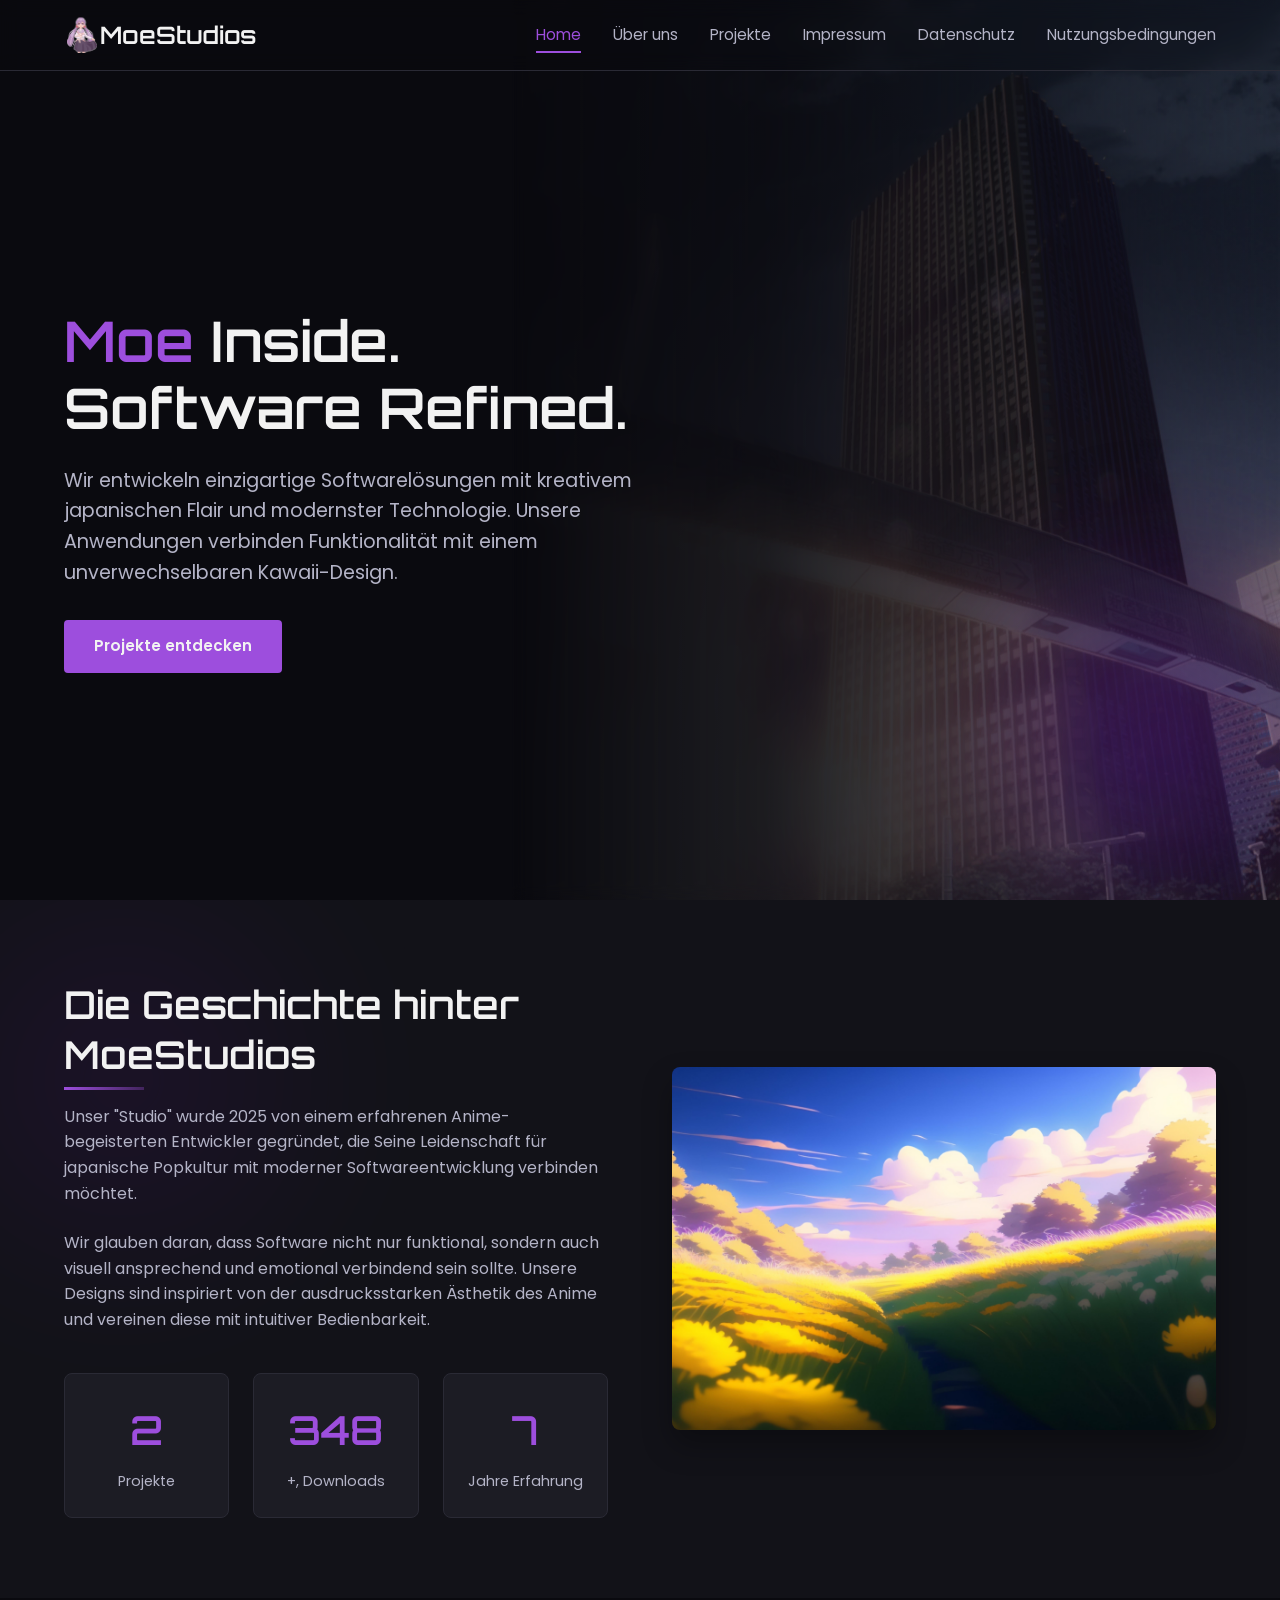
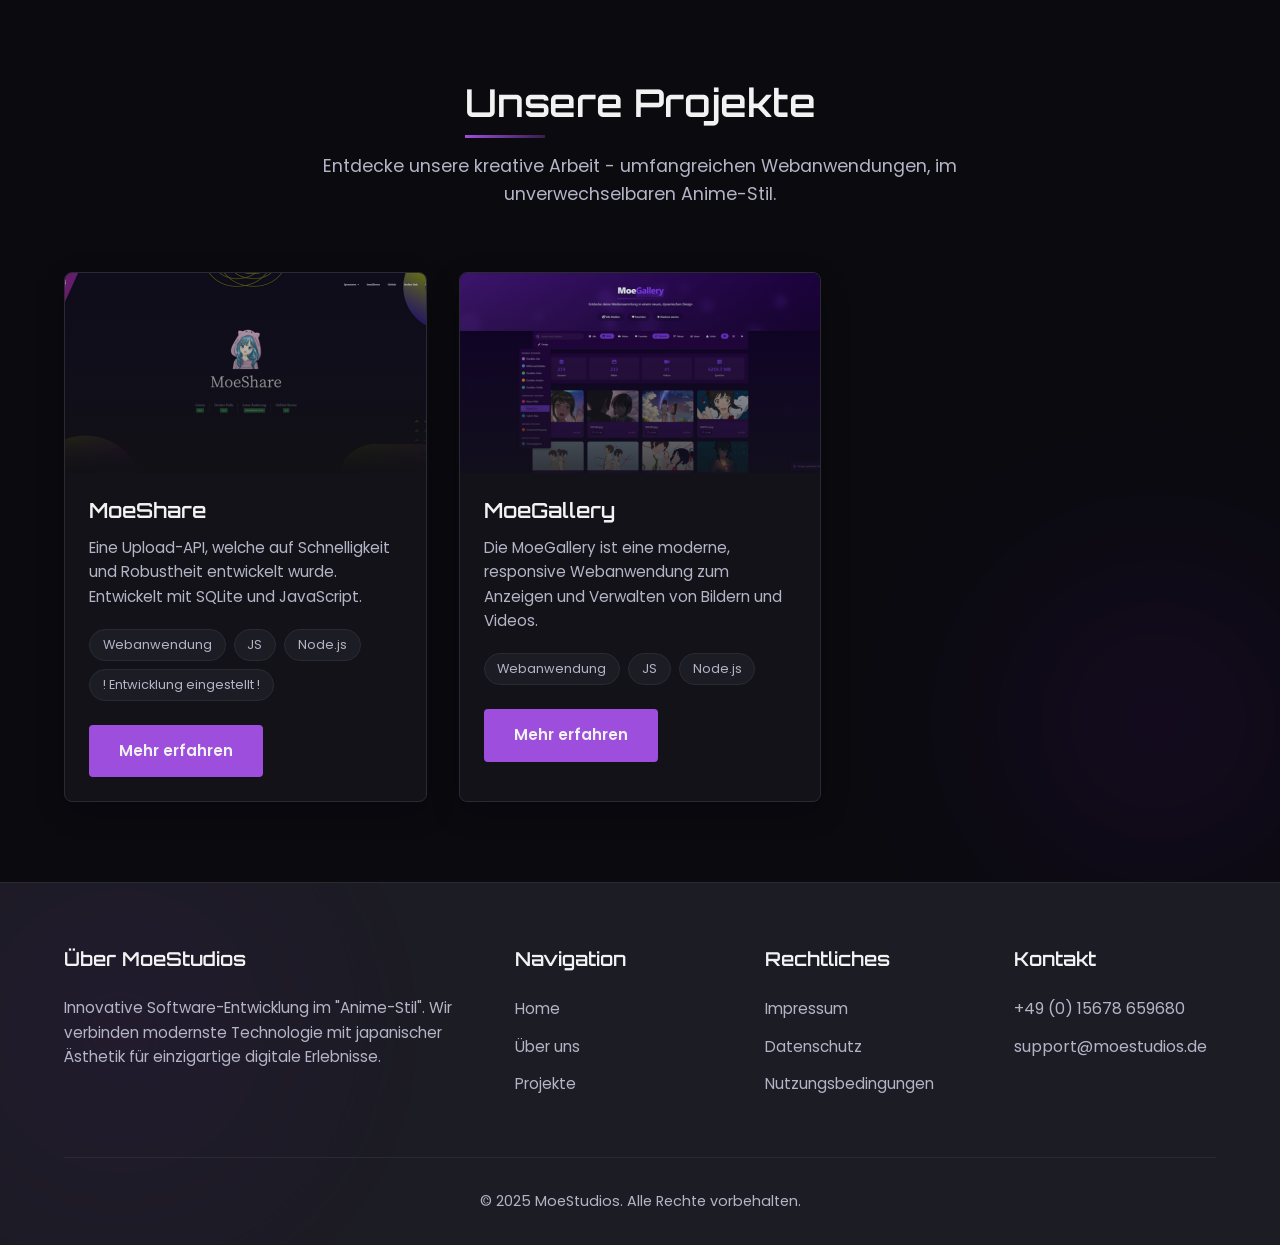
<file: index.html>
<!DOCTYPE html>
<html lang="de">

<head>
    <meta charset="UTF-8">
    <meta name="viewport" content="width=device-width, initial-scale=1.0">
    <meta name="description"
        content='MoeStudios - Innovative Software-Entwicklung im "Anime-Stil". Wir verbinden modernste Technologie mit japanischer Ästhetik für einzigartige digitale Erlebnisse.'>
    <meta name="keywords" content="Anime Software, Softwareentwicklung, Web Development, Anime Style">
    <meta name="author" content="MoeStudios">
    <meta name="robots" content="index, follow">
    <!-- Open Graph / Social Media -->
    <meta property="og:type" content="website">
    <meta property="og:url" content="https://moestudios.de">
    <meta property="og:title" content="MoeStudios - Sweet Design. Strong Tech.">
    <meta property="og:description"
        content='MoeStudios - Innovative Software-Entwicklung im "Anime-Stil". Wir verbinden modernste Technologie mit japanischer Ästhetik für einzigartige digitale Erlebnisse.'>
    <meta property="og:image" content="https://moestudios.de/assets/images/og-image.png">
    <!-- Twitter -->
    <meta property="twitter:card" content="summary_large_image">
    <meta property="twitter:url" content="https://moestudios.de">
    <meta property="twitter:title" content="MoeStudios - Sweet Design. Strong Tech.">
    <meta property="twitter:description"
        content='MoeStudios - Innovative Software-Entwicklung im "Anime-Stil". Wir verbinden modernste Technologie mit japanischer Ästhetik für einzigartige digitale Erlebnisse.'>
    <meta property="twitter:image" content="https://moestudios.de/assets/images/og-image.png">
    <!-- Favicon -->
    <link rel="icon" type="image/png" href="/assets/images/favicon/favicon-96x96.png" sizes="96x96" />
    <link rel="icon" type="image/svg+xml" href="/assets/images/favicon/favicon.svg" />
    <link rel="shortcut icon" href="/assets/images/favicon/favicon.ico" />
    <link rel="apple-touch-icon" sizes="180x180" href="/assets/images/favicon/apple-touch-icon.png" />
    <meta name="apple-mobile-web-app-title" content="MoeStudios" />
    <link rel="manifest" href="/assets/images/favicon/site.webmanifest" />
    <!-- Canonical URL -->
    <link rel="canonical" href="https://moestudios.de">
    <title>MoeStudios - Sweet Design. Strong Tech.</title>
    <link rel=stylesheet type="text/css" href="assets/fonts/style.css" media=all>
    <link rel=stylesheet type="text/css" href="assets/css/main.css" media=all>
    <!-- Structured Data / JSON-LD -->
    <script type="application/ld+json">
         {
           "@context": "https://schema.org",
           "@type": "Organization",
           "name": "MoeStudios",
           "url": "https://moestudios.de",
           "logo": "https://moestudios.de/images/logo.png",
           "contactPoint": {
             "@type": "ContactPoint",
             "telephone": "+49-15678659680",
             "contactType": "Kundenhotline",
             "availableLanguage": ["German", "English"]
           },
           "address": {
             "@type": "PostalAddress",
             "streetAddress": "Stuttgarter Str. 106",
             "addressLocality": "Fellbach",
             "postalCode": "70736",
             "addressCountry": "DE"
           }
         }
      </script>
</head>

<body>
    <div class="loader-wrapper">
        <div class="loader-container">
            <img src="assets/images/logo.svg" alt="Logo" class="loader-image">
            <p class="loader-text">Einen Moment bitte...</p>
        </div>
    </div>
    <div class="scroll-progress"></div>
    <!-- Header -->
    <header class="header">
        <div class="container">
            <nav class="navbar">
                <a href="index.html" class="logo">
                    <img src="assets/images/logo.svg" loading="lazy" width="36px"></img>
                    MoeStudios
                </a>
                <div class="menu-toggle">
                    <span></span>
                    <span></span>
                    <span></span>
                </div>
                <div class="nav-menu">
                    <ul class="nav-list">
                        <li class="nav-item">
                            <a href="index.html" class="nav-link active">Home</a>
                        </li>
                        <li class="nav-item">
                            <a href="about.html" class="nav-link">Über uns</a>
                        </li>
                        <li class="nav-item">
                            <a href="#projects" class="nav-link">Projekte</a>
                        </li>
                        <li class="nav-item">
                            <a href="impressum.html" class="nav-link">Impressum</a>
                        </li>
                        <li class="nav-item">
                            <a href="datenschutz.html" class="nav-link">Datenschutz</a>
                        </li>
                        <li class="nav-item">
                            <a href="tos.html" class="nav-link">Nutzungsbedingungen</a>
                        </li>
                    </ul>
                </div>
            </nav>
        </div>
    </header>
    <!-- Hero Section -->
    <section class="hero">
        <div class="hero-bg">
            <div class="hero-bg-image"></div>
            <div class="hero-bg-overlay"></div>
            <div class="hero-bg-blur"></div>
        </div>
        <div class="container">
            <div class="hero-content">
                <h1 class="hero-title"><span>Moe</span> Inside. Software Refined.</h1>
                <p class="hero-description">Wir entwickeln einzigartige Softwarelösungen mit kreativem japanischen Flair
                    und modernster Technologie. Unsere Anwendungen verbinden Funktionalität mit einem unverwechselbaren
                    Kawaii-Design.
                </p>
                <div class="hero-buttons">
                    <a href="#projects" class="btn btn-primary">Projekte entdecken</a>
                </div>
            </div>
        </div>
    </section>
    <!-- About Section -->
    <section id="about" class="section about">
        <div class="container">
            <div class="about-grid">
                <div class="about-content fade-in">
                    <h2 class="section-title">Die Geschichte hinter MoeStudios</h2>
                    <p>Unser "Studio" wurde 2025 von einem erfahrenen Anime-begeisterten Entwickler gegründet, die Seine
                        Leidenschaft für japanische Popkultur mit moderner Softwareentwicklung verbinden möchtet.
                    </p>
                    <p>Wir glauben daran, dass Software nicht nur funktional, sondern auch visuell ansprechend und
                        emotional verbindend sein sollte. Unsere Designs sind inspiriert von der ausdrucksstarken
                        Ästhetik des Anime und vereinen diese mit intuitiver Bedienbarkeit.
                    </p>
                    <div class="stats-grid">
                        <div class="stats-item">
                            <div class="stats-number" data-count="2">0</div>
                            <div class="stats-label">Projekte</div>
                        </div>
                        <div class="stats-item">
                            <div class="stats-number" data-count="800">0</div>
                            <div class="stats-label">+, Downloads</div>
                        </div>
                        <div class="stats-item">
                            <div class="stats-number" data-count="7">0</div>
                            <div class="stats-label">Jahre Erfahrung</div>
                        </div>
                    </div>
                </div>
                <div class="about-image fade-in">
                    <img src="assets/images/about.png" loading="lazy" alt="Anime-Landschaftsbild" />
                </div>
            </div>
        </div>
    </section>
    <!-- Featured Projects Section -->
    <section id="projects" class="section projects">
        <div class="container">
            <div class="section-header fade-in">
                <h2 class="section-title">Unsere Projekte</h2>
                <p class="section-description">Entdecke unsere kreative Arbeit - umfangreichen Webanwendungen, im
                    unverwechselbaren Anime-Stil.
                </p>
            </div>
            <div class="projects-grid">
                <div class="project-card">
                    <div class="project-image">
                        <img src="assets/images/projects/moeshare.png" loading="lazy" alt="MoeShare" />
                    </div>
                    <div class="project-content">
                        <h3 class="project-title">MoeShare</h3>
                        <p class="project-description">Eine Upload-API, welche auf Schnelligkeit und Robustheit
                            entwickelt wurde. Entwickelt mit SQLite und JavaScript.
                        </p>
                        <div class="project-tags">
                            <span class="project-tag">Webanwendung</span>
                            <span class="project-tag">JS</span>
                            <span class="project-tag">Node.js</span>
                            <span class="project-tag">! Entwicklung eingestellt !</span>
                        </div>
                        <a href="https://moeshare.eu" class="btn btn-primary">Mehr erfahren</a>
                    </div>
                </div>
                <div class="project-card">
                    <div class="project-image">
                        <img src="assets/images/projects/moegallery.png" loading="lazy"
                            alt="MoeGallery - Entdecke deine Mediensammlung in einem neuen, dynamischen Design" />
                    </div>
                    <div class="project-content">
                        <h3 class="project-title">MoeGallery</h3>
                        <p class="project-description">Die MoeGallery ist eine moderne, responsive Webanwendung zum
                            Anzeigen und Verwalten von Bildern und Videos.
                        </p>
                        <div class="project-tags">
                            <span class="project-tag">Webanwendung</span>
                            <span class="project-tag">JS</span>
                            <span class="project-tag">Node.js</span>
                        </div>
                        <a href="projects.html" class="btn btn-primary">Mehr erfahren</a>
                    </div>
                </div>
            </div>
        </div>
    </section>
    <!-- Back to top button -->
    <a href="#" class="back-to-top" aria-label="Nach oben scrollen">
        <svg xmlns="http://www.w3.org/2000/svg" width="24" height="24" viewBox="0 0 24 24" fill="none"
            stroke="currentColor" stroke-width="2" stroke-linecap="round" stroke-linejoin="round">
            <line x1="12" y1="19" x2="12" y2="5"></line>
            <polyline points="5 12 12 5 19 12"></polyline>
        </svg>
    </a>
    </main>
    <!-- Footer -->
    <footer class="footer">
        <div class="container">
            <div class="footer-grid">
                <div class="footer-col">
                    <h3 class="footer-title">Über MoeStudios</h3>
                    <p class="footer-description">Innovative Software-Entwicklung im "Anime-Stil". Wir verbinden
                        modernste Technologie mit japanischer Ästhetik für einzigartige digitale Erlebnisse.
                    </p>
                </div>
                <div class="footer-col">
                    <h3 class="footer-title">Navigation</h3>
                    <ul class="footer-links">
                        <li class="footer-item">
                            <a href="index.html" class="footer-link">Home</a>
                        </li>
                        <li class="footer-item">
                            <a href="about.html" class="footer-link">Über uns</a>
                        </li>
                        <li class="footer-item">
                            <a href="#projects" class="footer-link">Projekte</a>
                        </li>
                    </ul>
                </div>
                <div class="footer-col">
                    <h3 class="footer-title">Rechtliches</h3>
                    <ul class="footer-links">
                        <li class="footer-item">
                            <a href="impressum.html" class="footer-link">Impressum</a>
                        </li>
                        <li class="footer-item">
                            <a href="datenschutz.html" class="footer-link">Datenschutz</a>
                        </li>
                        <li class="footer-item">
                            <a href="tos.html" class="footer-link">Nutzungsbedingungen</a>
                        </li>
                    </ul>
                </div>
                <div class="footer-col">
                    <h3 class="footer-title">Kontakt</h3>
                    <ul class="footer-links">
                        <li class="footer-item">+49 (0) 15678 659680</li>
                        <li class="footer-item">support@moestudios.de</li>
                    </ul>
                </div>
            </div>
            <div class="copyright">
                &copy; 2025 MoeStudios. Alle Rechte vorbehalten.
            </div>
        </div>
    </footer>
    <script src="assets/js/main.js" type="text/javascript"></script>
</body>

</html>
</file>
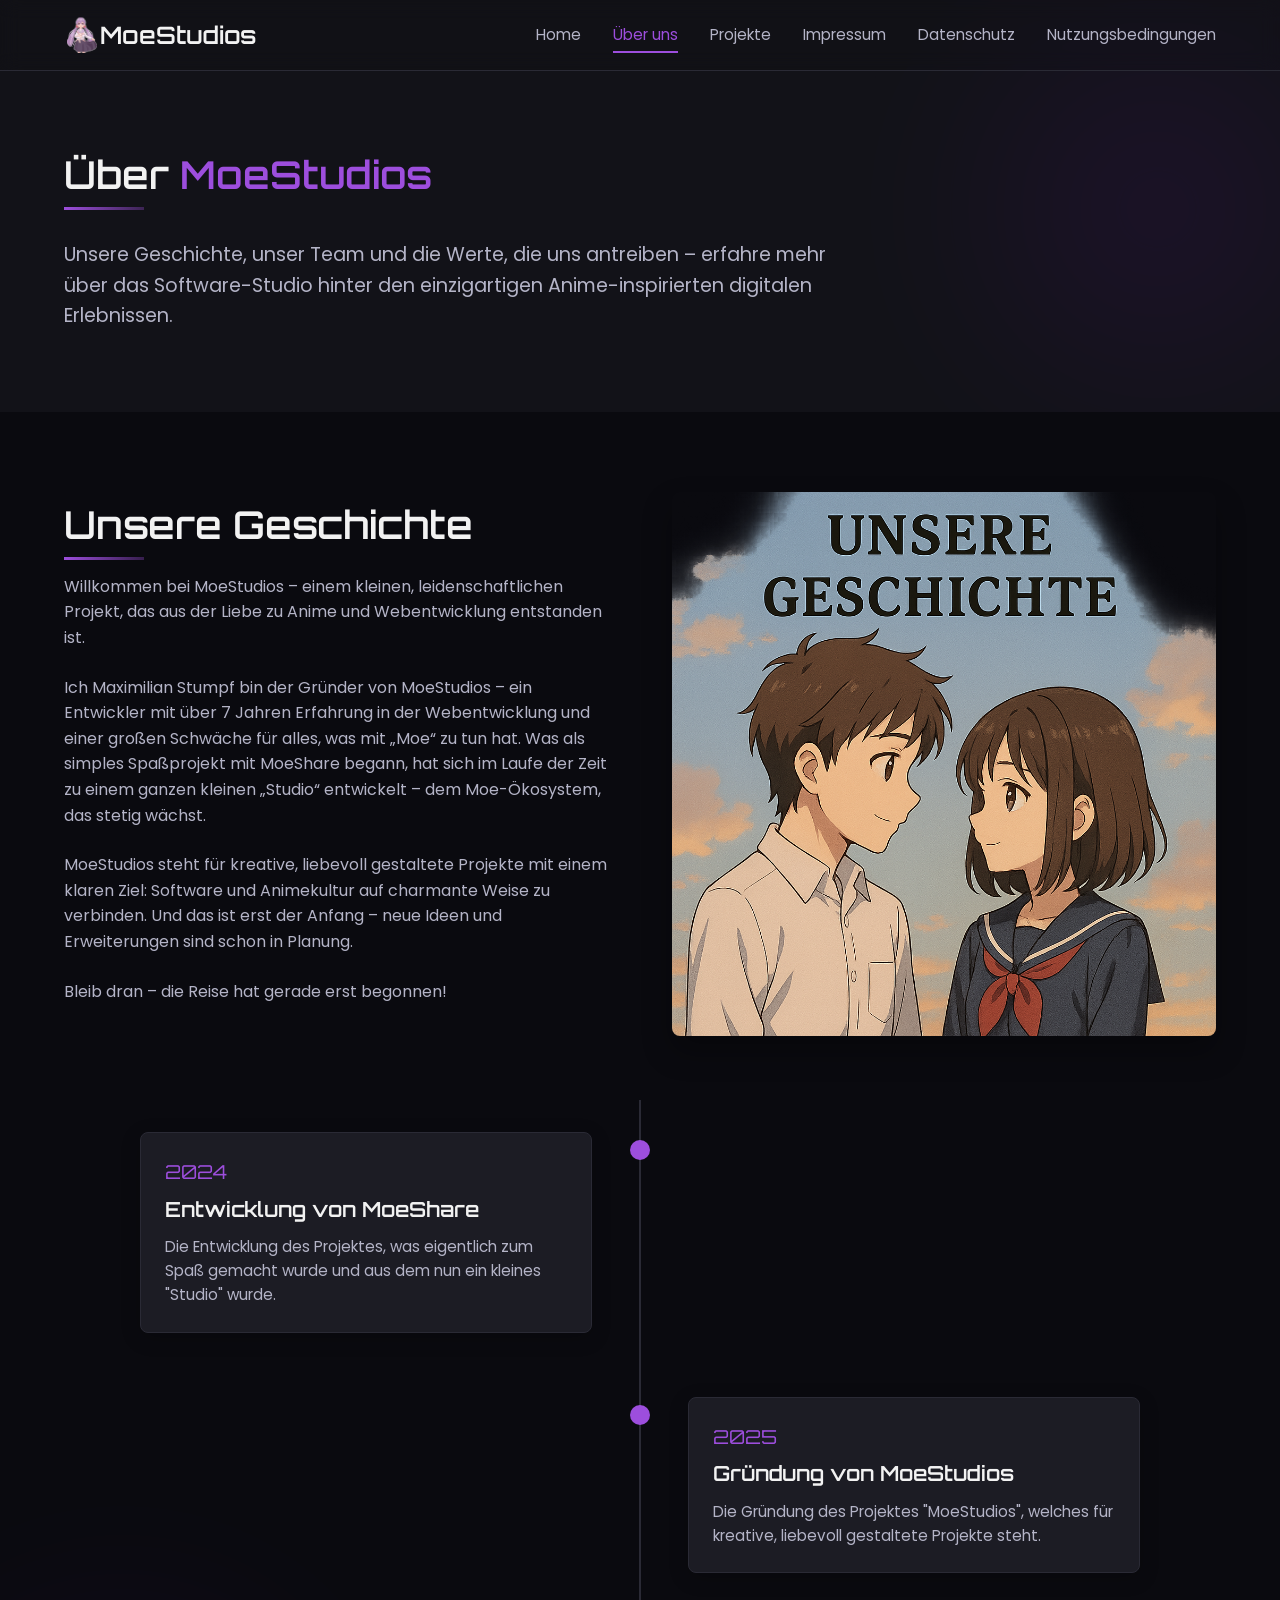
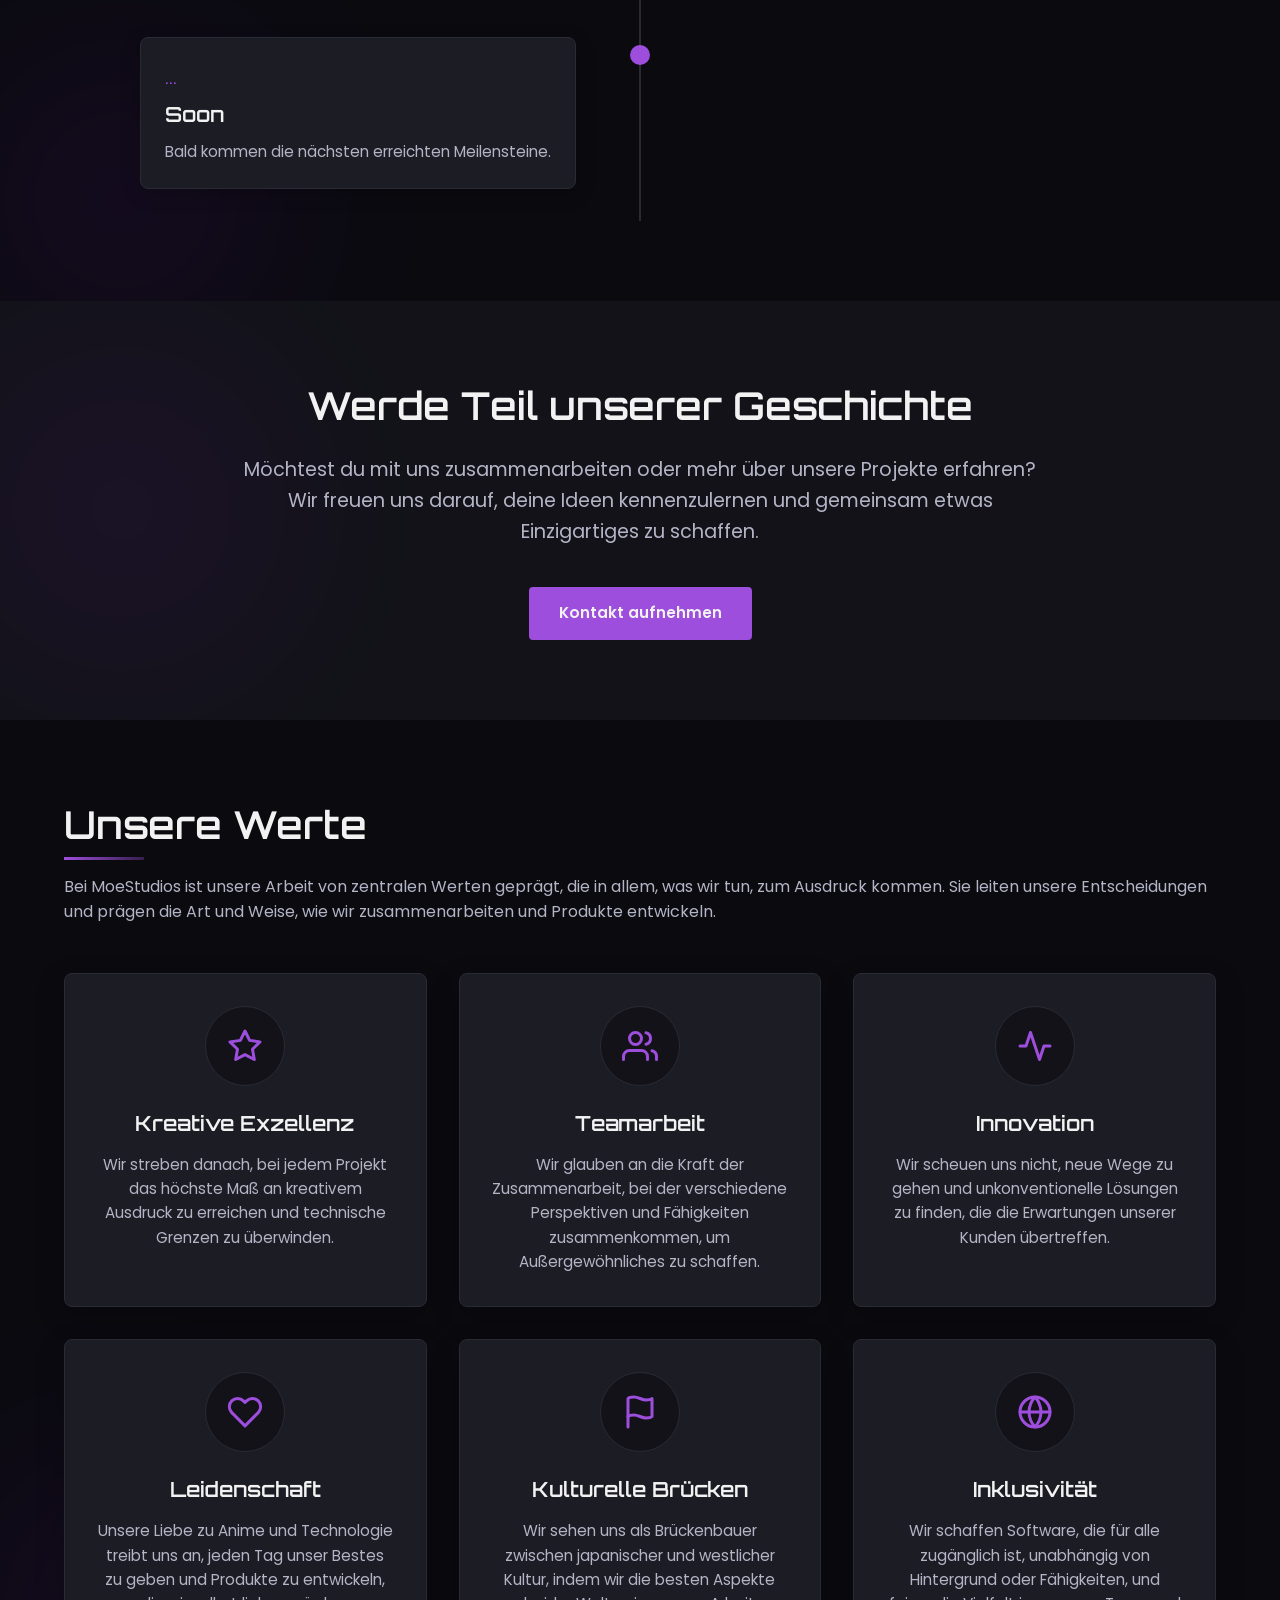
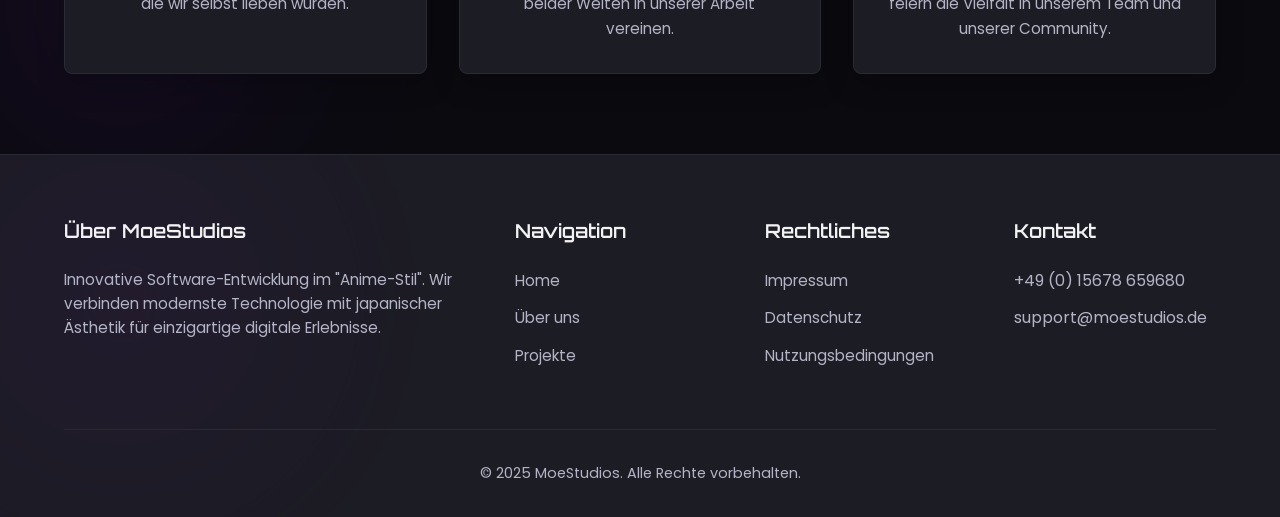
<file: about.html>
<!DOCTYPE html>
<html lang="de">

<head>
    <meta charset="UTF-8">
    <meta name="viewport" content="width=device-width, initial-scale=1.0">
    <meta name="description"
        content='MoeStudios - Innovative Software-Entwicklung im "Anime-Stil". Wir verbinden modernste Technologie mit japanischer Ästhetik für einzigartige digitale Erlebnisse.'>
    <meta name="keywords" content="Anime Software, Softwareentwicklung, Web Development, Anime Style">
    <meta name="author" content="MoeStudios">
    <meta name="robots" content="index, follow">
    <!-- Open Graph / Social Media -->
    <meta property="og:type" content="website">
    <meta property="og:url" content="https://moestudios.de">
    <meta property="og:title" content="MoeStudios » Über uns - Sweet Design. Strong Tech.">
    <meta property="og:description"
        content='MoeStudios - Innovative Software-Entwicklung im "Anime-Stil". Wir verbinden modernste Technologie mit japanischer Ästhetik für einzigartige digitale Erlebnisse.'>
    <meta property="og:image" content="https://moestudios.de/assets/images/og-image.png">
    <!-- Twitter -->
    <meta property="twitter:card" content="summary_large_image">
    <meta property="twitter:url" content="https://moestudios.de">
    <meta property="twitter:title" content="MoeStudios » Über uns - Sweet Design. Strong Tech.">
    <meta property="twitter:description"
        content='MoeStudios - Innovative Software-Entwicklung im "Anime-Stil". Wir verbinden modernste Technologie mit japanischer Ästhetik für einzigartige digitale Erlebnisse.'>
    <meta property="twitter:image" content="https://moestudios.de/assets/images/og-image.png">
    <!-- Favicon -->
    <link rel="icon" type="image/png" href="/assets/images/favicon/favicon-96x96.png" sizes="96x96" />
    <link rel="icon" type="image/svg+xml" href="/assets/images/favicon/favicon.svg" />
    <link rel="shortcut icon" href="/assets/images/favicon/favicon.ico" />
    <link rel="apple-touch-icon" sizes="180x180" href="/assets/images/favicon/apple-touch-icon.png" />
    <meta name="apple-mobile-web-app-title" content="MoeStudios" />
    <link rel="manifest" href="/assets/images/favicon/site.webmanifest" />
    <!-- Canonical URL -->
    <link rel="canonical" href="https://moestudios.de">
    <title>MoeStudios » Über uns - Sweet Design. Strong Tech.</title>
    <link rel=stylesheet type="text/css" href="assets/fonts/style.css" media=all>
    <link rel=stylesheet type="text/css" href="assets/css/main.css" media=all>
    <!-- Structured Data / JSON-LD -->
    <script type="application/ld+json">
         {
           "@context": "https://schema.org",
           "@type": "Organization",
           "name": "MoeStudios",
           "url": "https://moestudios.de",
           "logo": "https://moestudios.de/images/logo.png",
           "contactPoint": {
             "@type": "ContactPoint",
             "telephone": "+49-15678659680",
             "contactType": "Kundenhotline",
             "availableLanguage": ["German", "English"]
           },
           "address": {
             "@type": "PostalAddress",
             "streetAddress": "Stuttgarter Str. 106",
             "addressLocality": "Fellbach",
             "postalCode": "70736",
             "addressCountry": "DE"
           }
         }
      </script>
</head>

<body>
    <div class="loader-wrapper">
        <div class="loader-container">
            <img src="assets/images/logo.svg" alt="Logo" class="loader-image">
            <p class="loader-text">Einen Moment bitte...</p>
        </div>
    </div>
    <div class="scroll-progress"></div>
    <!-- Header -->
    <header class="header">
        <div class="container">
            <nav class="navbar">
                <a href="index.html" class="logo">
                    <img src="assets/images/logo.svg" loading="lazy" width="36px"></img>
                    MoeStudios
                </a>
                <div class="menu-toggle">
                    <span></span>
                    <span></span>
                    <span></span>
                </div>
                <div class="nav-menu">
                    <ul class="nav-list">
                        <li class="nav-item">
                            <a href="index.html" class="nav-link">Home</a>
                        </li>
                        <li class="nav-item">
                            <a href="about.html" class="nav-link active">Über uns</a>
                        </li>
                        <li class="nav-item">
                            <a href="/#projects" class="nav-link">Projekte</a>
                        </li>
                        <li class="nav-item">
                            <a href="impressum.html" class="nav-link">Impressum</a>
                        </li>
                        <li class="nav-item">
                            <a href="datenschutz.html" class="nav-link">Datenschutz</a>
                        </li>
                        <li class="nav-item">
                            <a href="tos.html" class="nav-link">Nutzungsbedingungen</a>
                        </li>
                    </ul>
                </div>
            </nav>
        </div>
    </header>
    <!-- Page Header -->
    <section class="page-header">
        <div class="container">
            <h1 class="page-title">Über <span style="color: var(--accent);">MoeStudios</span></h1>
            <p class="page-description">Unsere Geschichte, unser Team und die Werte, die uns antreiben – erfahre mehr
                über das Software-Studio hinter den einzigartigen Anime-inspirierten digitalen Erlebnissen.
            </p>
        </div>
    </section>
    <!-- About Story Section -->
    <section class="section about-story">
        <div class="container">
            <div class="story-grid">
                <div class="story-content fade-in">
                    <h2 class="section-title">Unsere Geschichte</h2>
                    <p>Willkommen bei MoeStudios – einem kleinen, leidenschaftlichen Projekt, das aus der Liebe zu Anime
                        und Webentwicklung entstanden ist.
                    </p>
                    <p>Ich Maximilian Stumpf bin der Gründer von MoeStudios – ein Entwickler mit über 7 Jahren Erfahrung
                        in der
                        Webentwicklung und einer großen Schwäche für alles, was mit „Moe“ zu tun hat. Was als simples
                        Spaßprojekt mit MoeShare begann, hat sich im Laufe der Zeit zu einem ganzen kleinen „Studio“
                        entwickelt – dem Moe-Ökosystem, das stetig wächst.
                    </p>
                    <p>MoeStudios steht für kreative, liebevoll gestaltete Projekte mit einem klaren Ziel:
                        Software und Animekultur auf charmante Weise zu verbinden. Und das ist erst der Anfang –
                        neue Ideen und Erweiterungen sind schon in Planung.
                    </p>
                    <p>Bleib dran – die Reise hat gerade erst begonnen! </p>
                </div>
                <div class="story-image fade-in">
                    <img src="assets/images/about-us.png" loading="lazy" alt="Unsere Geschichte. KI generiertes Bild" />
                </div>
            </div>
            <div class="timeline">
                <div class="timeline-item fade-in">
                    <div class="timeline-content">
                        <div class="timeline-year">2024</div>
                        <h3 class="timeline-title">Entwicklung von MoeShare</h3>
                        <p class="timeline-description">Die Entwicklung des Projektes, was eigentlich zum Spaß gemacht
                            wurde und aus dem nun ein kleines "Studio" wurde.
                        </p>
                    </div>
                </div>
                <div class="timeline-item fade-in">
                    <div class="timeline-content">
                        <div class="timeline-year">2025</div>
                        <h3 class="timeline-title">Gründung von MoeStudios</h3>
                        <p class="timeline-description">Die Gründung des Projektes "MoeStudios", welches für kreative,
                            liebevoll gestaltete Projekte steht.
                        </p>
                    </div>
                </div>
                <div class="timeline-item fade-in">
                    <div class="timeline-content">
                        <div class="timeline-year">...</div>
                        <h3 class="timeline-title">Soon</h3>
                        <p class="timeline-description">Bald kommen die nächsten erreichten Meilensteine.</p>
                    </div>
                </div>
            </div>
        </div>
    </section>
    <!-- Call to Action -->
    <section class="section cta-section">
        <div class="container">
            <div class="cta-content fade-in">
                <h2 class="cta-title">Werde Teil unserer Geschichte</h2>
                <p class="cta-description">Möchtest du mit uns zusammenarbeiten oder mehr über unsere Projekte erfahren?
                    Wir freuen uns darauf, deine Ideen kennenzulernen und gemeinsam etwas Einzigartiges zu schaffen.
                </p>
                <a href="mailto://support@moestudios.de" class="btn btn-primary">Kontakt aufnehmen</a>
            </div>
        </div>
    </section>
    <!-- Values Section -->
    <section class="section values-section">
        <div class="container">
            <h2 class="section-title fade-in">Unsere Werte</h2>
            <p class="fade-in">Bei MoeStudios ist unsere Arbeit von zentralen Werten geprägt, die in allem, was wir tun,
                zum Ausdruck kommen. Sie leiten unsere Entscheidungen und prägen die Art und Weise, wie wir
                zusammenarbeiten und Produkte entwickeln.
            </p>
            <div class="values-grid">
                <div class="value-card fade-in">
                    <div class="value-icon">
                        <svg xmlns="http://www.w3.org/2000/svg" width="36" height="36" viewBox="0 0 24 24" fill="none"
                            stroke="currentColor" stroke-width="2" stroke-linecap="round" stroke-linejoin="round">
                            <polygon
                                points="12 2 15.09 8.26 22 9.27 17 14.14 18.18 21.02 12 17.77 5.82 21.02 7 14.14 2 9.27 8.91 8.26 12 2">
                            </polygon>
                        </svg>
                    </div>
                    <h3 class="value-title">Kreative Exzellenz</h3>
                    <p class="value-description">Wir streben danach, bei jedem Projekt das höchste Maß an kreativem
                        Ausdruck zu erreichen und technische Grenzen zu überwinden.
                    </p>
                </div>
                <div class="value-card fade-in">
                    <div class="value-icon">
                        <svg xmlns="http://www.w3.org/2000/svg" width="36" height="36" viewBox="0 0 24 24" fill="none"
                            stroke="currentColor" stroke-width="2" stroke-linecap="round" stroke-linejoin="round">
                            <path d="M17 21v-2a4 4 0 0 0-4-4H5a4 4 0 0 0-4 4v2"></path>
                            <circle cx="9" cy="7" r="4"></circle>
                            <path d="M23 21v-2a4 4 0 0 0-3-3.87"></path>
                            <path d="M16 3.13a4 4 0 0 1 0 7.75"></path>
                        </svg>
                    </div>
                    <h3 class="value-title">Teamarbeit</h3>
                    <p class="value-description">Wir glauben an die Kraft der Zusammenarbeit, bei der verschiedene
                        Perspektiven und Fähigkeiten zusammenkommen, um Außergewöhnliches zu schaffen.
                    </p>
                </div>
                <div class="value-card fade-in">
                    <div class="value-icon">
                        <svg xmlns="http://www.w3.org/2000/svg" width="36" height="36" viewBox="0 0 24 24" fill="none"
                            stroke="currentColor" stroke-width="2" stroke-linecap="round" stroke-linejoin="round">
                            <polyline points="22 12 18 12 15 21 9 3 6 12 2 12"></polyline>
                        </svg>
                    </div>
                    <h3 class="value-title">Innovation</h3>
                    <p class="value-description">Wir scheuen uns nicht, neue Wege zu gehen und unkonventionelle Lösungen
                        zu finden, die die Erwartungen unserer Kunden übertreffen.
                    </p>
                </div>
                <div class="value-card fade-in">
                    <div class="value-icon">
                        <svg xmlns="http://www.w3.org/2000/svg" width="36" height="36" viewBox="0 0 24 24" fill="none"
                            stroke="currentColor" stroke-width="2" stroke-linecap="round" stroke-linejoin="round">
                            <path
                                d="M20.84 4.61a5.5 5.5 0 0 0-7.78 0L12 5.67l-1.06-1.06a5.5 5.5 0 0 0-7.78 7.78l1.06 1.06L12 21.23l7.78-7.78 1.06-1.06a5.5 5.5 0 0 0 0-7.78z">
                            </path>
                        </svg>
                    </div>
                    <h3 class="value-title">Leidenschaft</h3>
                    <p class="value-description">Unsere Liebe zu Anime und Technologie treibt uns an, jeden Tag unser
                        Bestes zu geben und Produkte zu entwickeln, die wir selbst lieben würden.
                    </p>
                </div>
                <div class="value-card fade-in">
                    <div class="value-icon">
                        <svg xmlns="http://www.w3.org/2000/svg" width="36" height="36" viewBox="0 0 24 24" fill="none"
                            stroke="currentColor" stroke-width="2" stroke-linecap="round" stroke-linejoin="round">
                            <path d="M4 15s1-1 4-1 5 2 8 2 4-1 4-1V3s-1 1-4 1-5-2-8-2-4 1-4 1z"></path>
                            <line x1="4" y1="22" x2="4" y2="15"></line>
                        </svg>
                    </div>
                    <h3 class="value-title">Kulturelle Brücken</h3>
                    <p class="value-description">Wir sehen uns als Brückenbauer zwischen japanischer und westlicher
                        Kultur, indem wir die besten Aspekte beider Welten in unserer Arbeit vereinen.
                    </p>
                </div>
                <div class="value-card fade-in">
                    <div class="value-icon">
                        <svg xmlns="http://www.w3.org/2000/svg" width="36" height="36" viewBox="0 0 24 24" fill="none"
                            stroke="currentColor" stroke-width="2" stroke-linecap="round" stroke-linejoin="round">
                            <circle cx="12" cy="12" r="10"></circle>
                            <line x1="2" y1="12" x2="22" y2="12"></line>
                            <path
                                d="M12 2a15.3 15.3 0 0 1 4 10 15.3 15.3 0 0 1-4 10 15.3 15.3 0 0 1-4-10 15.3 15.3 0 0 1 4-10z">
                            </path>
                        </svg>
                    </div>
                    <h3 class="value-title">Inklusivität</h3>
                    <p class="value-description">Wir schaffen Software, die für alle zugänglich ist, unabhängig von
                        Hintergrund oder Fähigkeiten, und feiern die Vielfalt in unserem Team und unserer Community.
                    </p>
                </div>
            </div>
        </div>
    </section>
    <!-- Back to top button -->
    <a href="#" class="back-to-top" aria-label="Nach oben scrollen">
        <svg xmlns="http://www.w3.org/2000/svg" width="24" height="24" viewBox="0 0 24 24" fill="none"
            stroke="currentColor" stroke-width="2" stroke-linecap="round" stroke-linejoin="round">
            <line x1="12" y1="19" x2="12" y2="5"></line>
            <polyline points="5 12 12 5 19 12"></polyline>
        </svg>
    </a>
    </main>
    <!-- Footer -->
    <footer class="footer">
        <div class="container">
            <div class="footer-grid">
                <div class="footer-col">
                    <h3 class="footer-title">Über MoeStudios</h3>
                    <p class="footer-description">Innovative Software-Entwicklung im "Anime-Stil". Wir verbinden
                        modernste Technologie mit japanischer Ästhetik für einzigartige digitale Erlebnisse.
                    </p>
                </div>
                <div class="footer-col">
                    <h3 class="footer-title">Navigation</h3>
                    <ul class="footer-links">
                        <li class="footer-item">
                            <a href="index.html" class="footer-link">Home</a>
                        </li>
                        <li class="footer-item">
                            <a href="about.html" class="footer-link">Über uns</a>
                        </li>
                        <li class="footer-item">
                            <a href="/#projects" class="footer-link">Projekte</a>
                        </li>
                    </ul>
                </div>
                <div class="footer-col">
                    <h3 class="footer-title">Rechtliches</h3>
                    <ul class="footer-links">
                        <li class="footer-item">
                            <a href="impressum.html" class="footer-link">Impressum</a>
                        </li>
                        <li class="footer-item">
                            <a href="datenschutz.html" class="footer-link">Datenschutz</a>
                        </li>
                        <li class="footer-item">
                            <a href="tos.html" class="footer-link">Nutzungsbedingungen</a>
                        </li>
                    </ul>
                </div>
                <div class="footer-col">
                    <h3 class="footer-title">Kontakt</h3>
                    <ul class="footer-links">
                        <li class="footer-item">+49 (0) 15678 659680</li>
                        <li class="footer-item">support@moestudios.de</li>
                    </ul>
                </div>
            </div>
            <div class="copyright">
                &copy; 2025 MoeStudios. Alle Rechte vorbehalten.
            </div>
        </div>
    </footer>
    <script src="assets/js/main.js" type="text/javascript"></script>
</body>

</html>
</file>
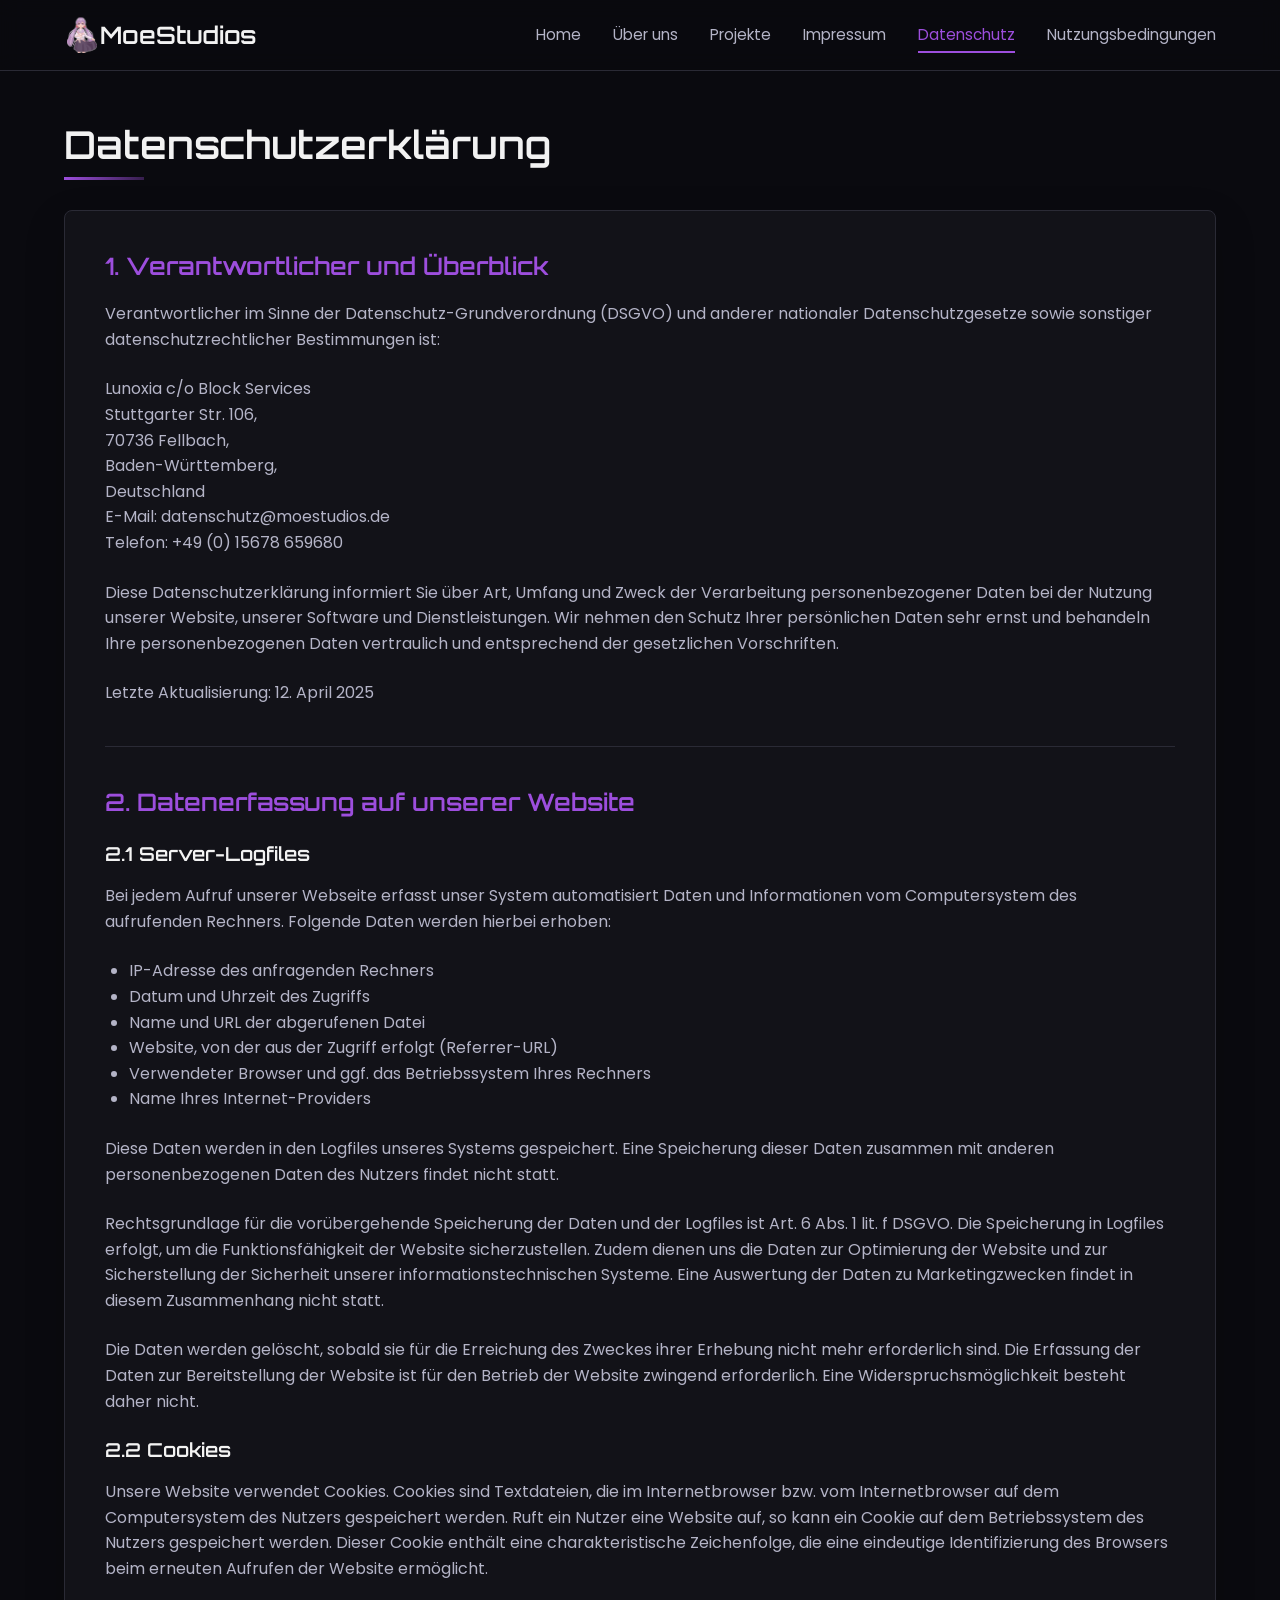
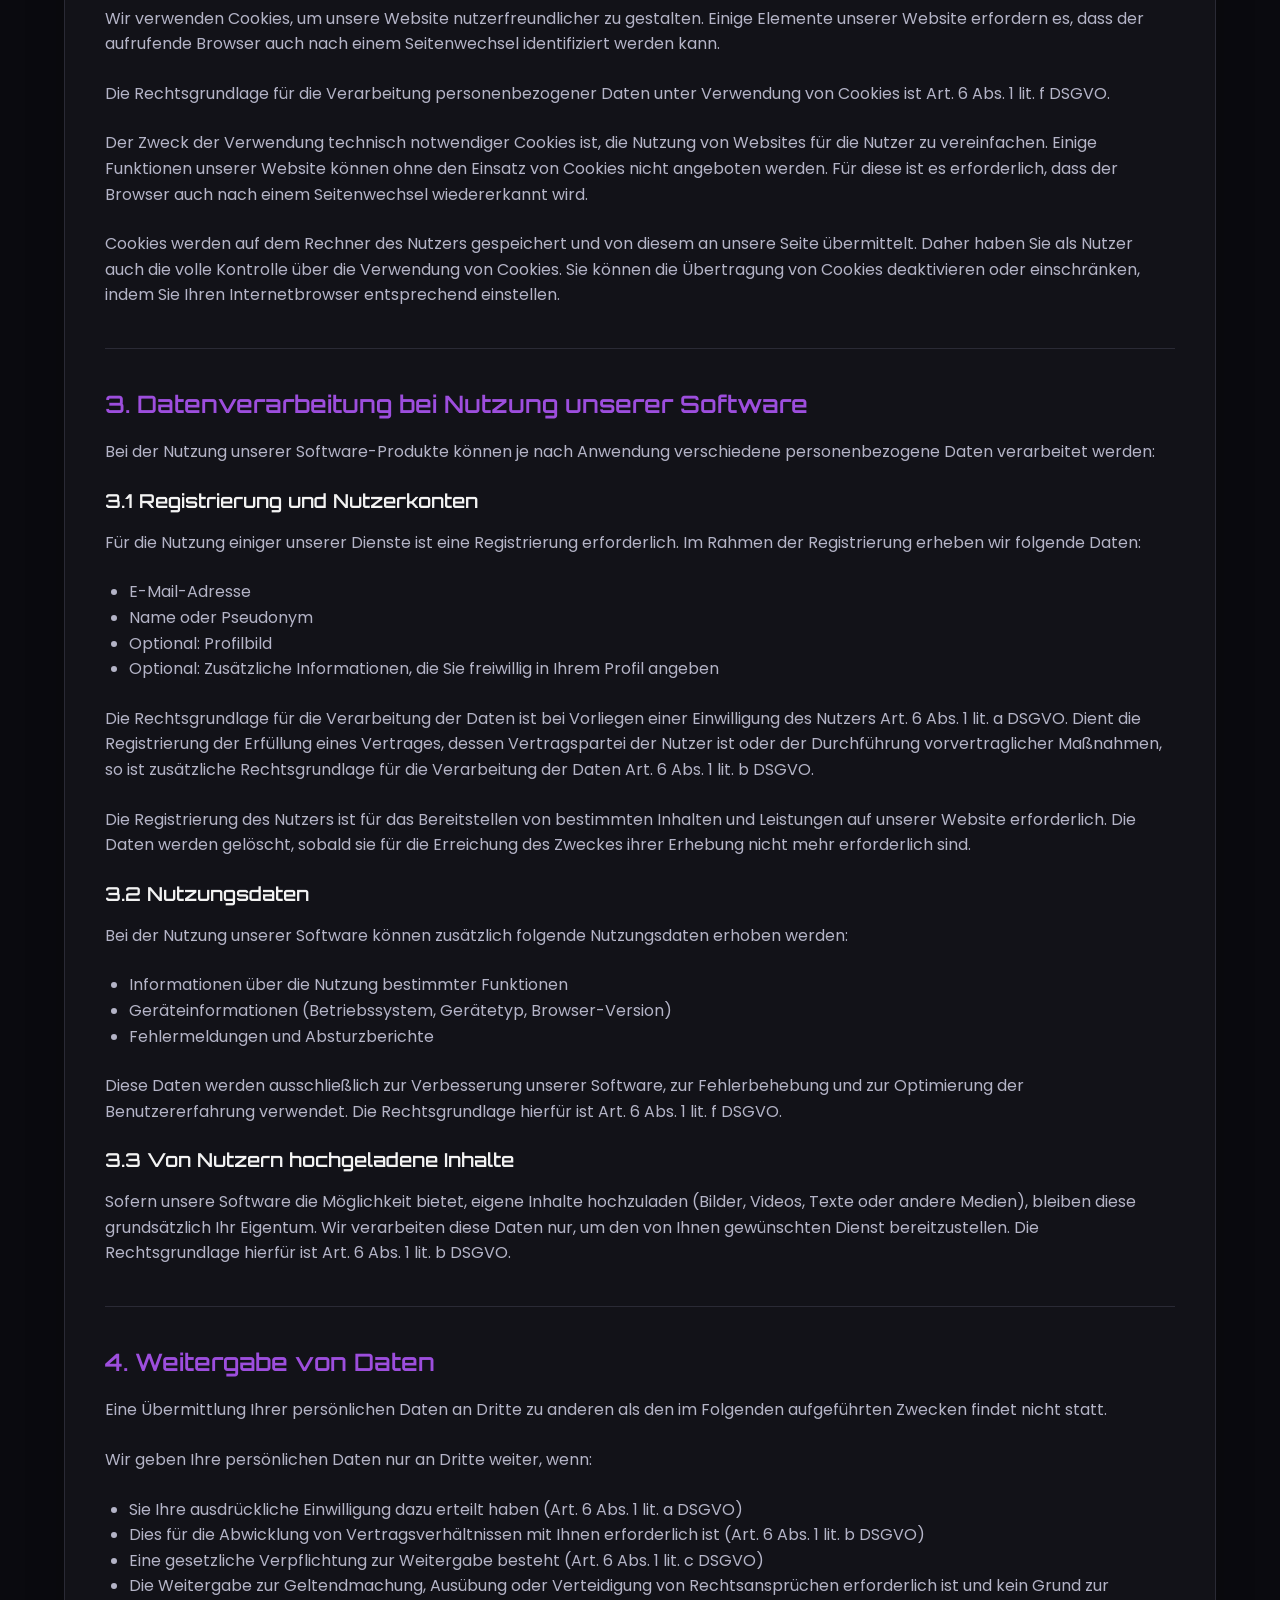
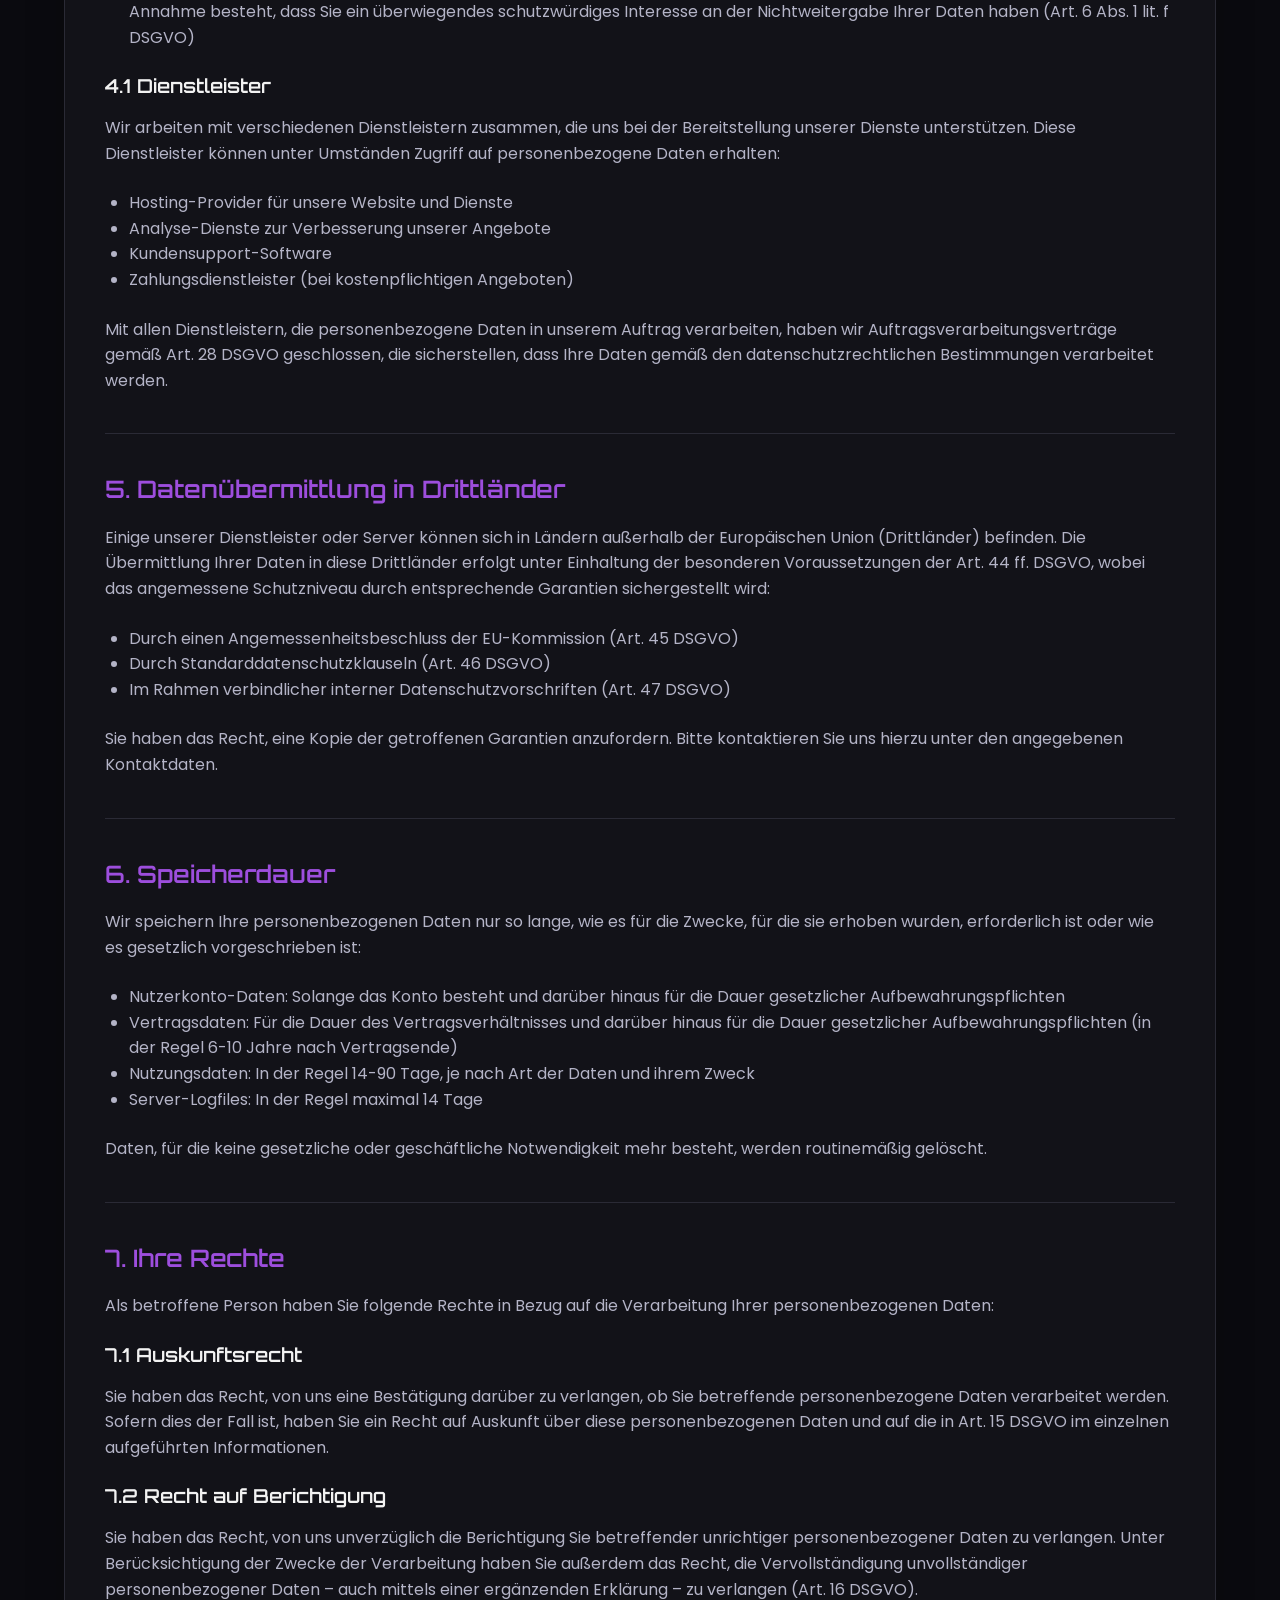
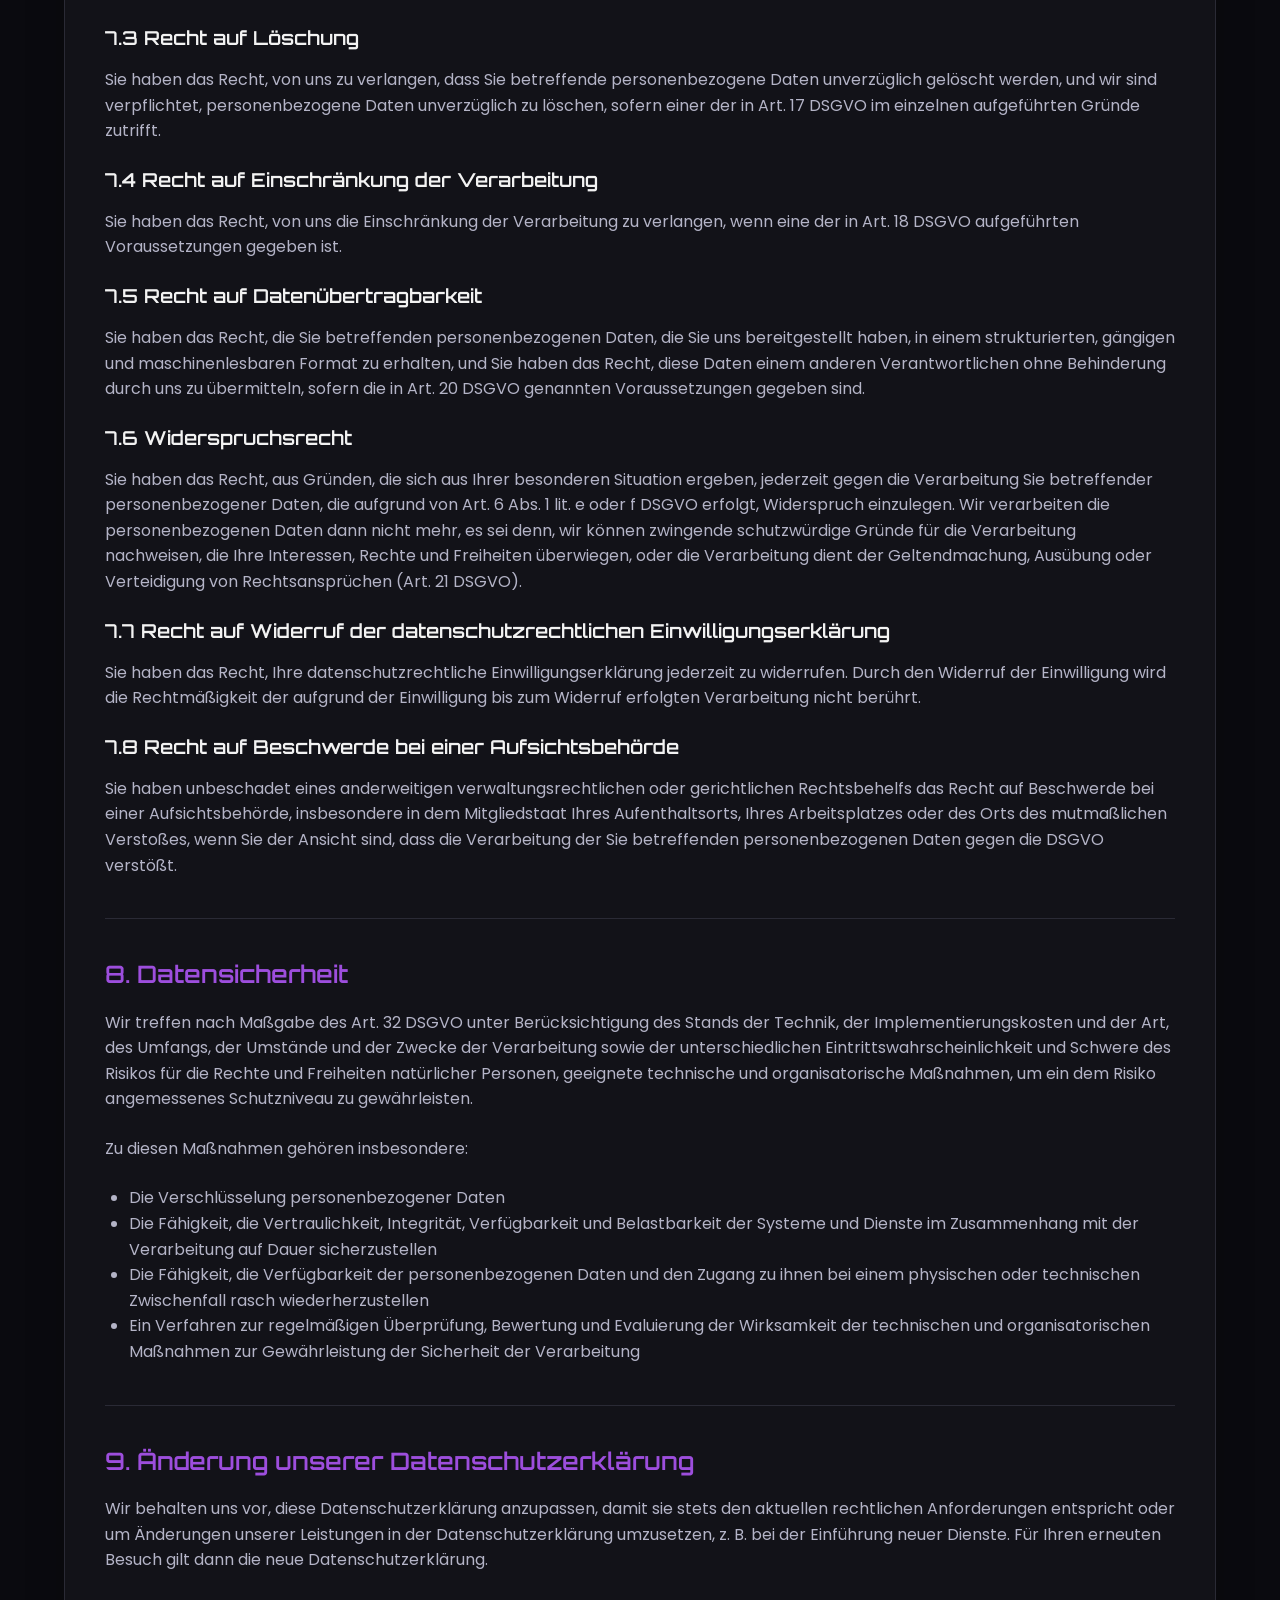
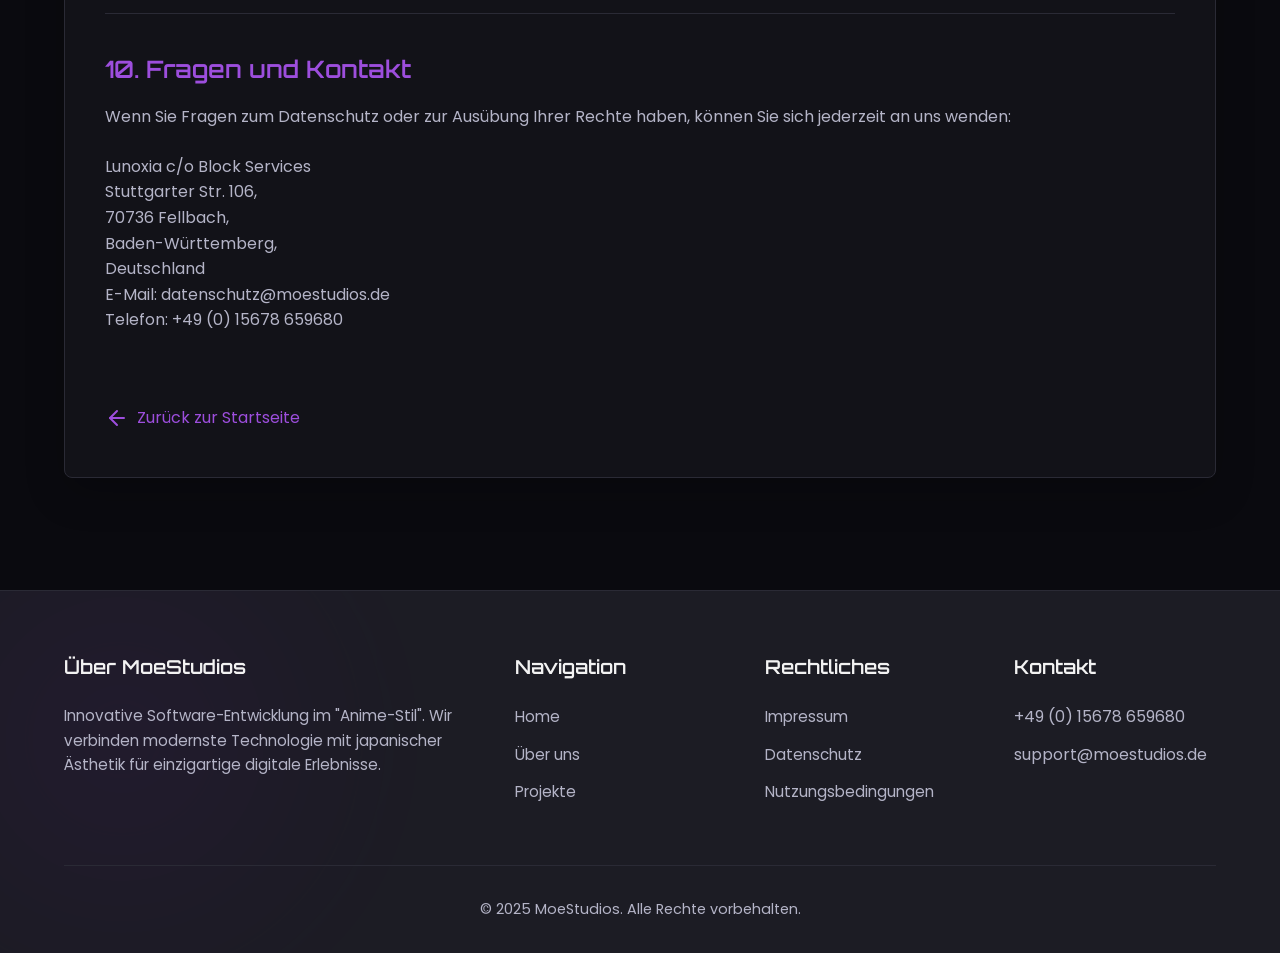
<file: datenschutz.html>
<!DOCTYPE html>
<html lang="de">

<head>
    <meta charset="UTF-8">
    <meta name="viewport" content="width=device-width, initial-scale=1.0">
    <meta name="description"
        content='MoeStudios - Innovative Software-Entwicklung im "Anime-Stil". Wir verbinden modernste Technologie mit japanischer Ästhetik für einzigartige digitale Erlebnisse.'>
    <meta name="keywords" content="Anime Software, Softwareentwicklung, Web Development, Anime Style">
    <meta name="author" content="MoeStudios">
    <meta name="robots" content="index, follow">
    <!-- Open Graph / Social Media -->
    <meta property="og:type" content="website">
    <meta property="og:url" content="https://moestudios.de">
    <meta property="og:title" content="MoeStudios » Datenschutzerklärung - Sweet Design. Strong Tech.">
    <meta property="og:description"
        content='MoeStudios - Innovative Software-Entwicklung im "Anime-Stil". Wir verbinden modernste Technologie mit japanischer Ästhetik für einzigartige digitale Erlebnisse.'>
    <meta property="og:image" content="https://moestudios.de/assets/images/og-image.png">
    <!-- Twitter -->
    <meta property="twitter:card" content="summary_large_image">
    <meta property="twitter:url" content="https://moestudios.de">
    <meta property="twitter:title" content="MoeStudios » Datenschutzerklärung - Sweet Design. Strong Tech.">
    <meta property="twitter:description"
        content='MoeStudios - Innovative Software-Entwicklung im "Anime-Stil". Wir verbinden modernste Technologie mit japanischer Ästhetik für einzigartige digitale Erlebnisse.'>
    <meta property="twitter:image" content="https://moestudios.de/assets/images/og-image.png">
    <!-- Favicon -->
    <link rel="icon" type="image/png" href="/assets/images/favicon/favicon-96x96.png" sizes="96x96" />
    <link rel="icon" type="image/svg+xml" href="/assets/images/favicon/favicon.svg" />
    <link rel="shortcut icon" href="/assets/images/favicon/favicon.ico" />
    <link rel="apple-touch-icon" sizes="180x180" href="/assets/images/favicon/apple-touch-icon.png" />
    <meta name="apple-mobile-web-app-title" content="MoeStudios" />
    <link rel="manifest" href="/assets/images/favicon/site.webmanifest" />
    <!-- Canonical URL -->
    <link rel="canonical" href="https://moestudios.de">
    <title>MoeStudios » Datenschutzerklärung - Sweet Design. Strong Tech.</title>
    <link rel=stylesheet type="text/css" href="assets/fonts/style.css" media=all>
    <link rel=stylesheet type="text/css" href="assets/css/main.css" media=all>
    <!-- Structured Data / JSON-LD -->
    <script type="application/ld+json">
         {
           "@context": "https://schema.org",
           "@type": "Organization",
           "name": "MoeStudios",
           "url": "https://moestudios.de",
           "logo": "https://moestudios.de/images/logo.png",
           "contactPoint": {
             "@type": "ContactPoint",
             "telephone": "+49-15678659680",
             "contactType": "Kundenhotline",
             "availableLanguage": ["German", "English"]
           },
           "address": {
             "@type": "PostalAddress",
             "streetAddress": "Stuttgarter Str. 106",
             "addressLocality": "Fellbach",
             "postalCode": "70736",
             "addressCountry": "DE"
           }
         }
      </script>
</head>

<body>
    <div class="loader-wrapper">
        <div class="loader-container">
            <img src="assets/images/logo.svg" alt="Logo" class="loader-image">
            <p class="loader-text">Einen Moment bitte...</p>
        </div>
    </div>
    <div class="scroll-progress"></div>
    <!-- Header -->
    <header class="header">
        <div class="container">
            <nav class="navbar">
                <a href="index.html" class="logo">
                    <img src="assets/images/logo.svg" width="36px"></img>
                    MoeStudios
                </a>
                <div class="menu-toggle">
                    <span></span>
                    <span></span>
                    <span></span>
                </div>
                <div class="nav-menu">
                    <ul class="nav-list">
                        <li class="nav-item">
                            <a href="index.html" class="nav-link">Home</a>
                        </li>
                        <li class="nav-item">
                            <a href="about.html" class="nav-link">Über uns</a>
                        </li>
                        <li class="nav-item">
                            <a href="/#projects" class="nav-link">Projekte</a>
                        </li>
                        <li class="nav-item">
                            <a href="impressum.html" class="nav-link">Impressum</a>
                        </li>
                        <li class="nav-item">
                            <a href="datenschutz.html" class="nav-link active">Datenschutz</a>
                        </li>
                        <li class="nav-item">
                            <a href="tos.html" class="nav-link">Nutzungsbedingungen</a>
                        </li>
                    </ul>
                </div>
            </nav>
        </div>
    </header>
    <!-- Main Content -->
    <main class="legal-page">
        <div class="container legal-container">
            <h1 class="page-title fade-in">Datenschutzerklärung</h1>
            <div class="legal-content fade-in">
                <section class="legal-section">
                    <h2 class="legal-heading">1. Verantwortlicher und Überblick</h2>
                    <p>Verantwortlicher im Sinne der Datenschutz-Grundverordnung (DSGVO) und anderer nationaler
                        Datenschutzgesetze sowie sonstiger datenschutzrechtlicher Bestimmungen ist:
                    </p>
                    <p>Lunoxia c/o Block Services<br>
                        Stuttgarter Str. 106,<br>
                        70736 Fellbach,<br>
                        Baden-Württemberg,<br>
                        Deutschland<br>
                        E-Mail: datenschutz@moestudios.de<br>
                        Telefon: +49 (0) 15678 659680
                    </p>
                    <p>Diese Datenschutzerklärung informiert Sie über Art, Umfang und Zweck der Verarbeitung
                        personenbezogener Daten bei der Nutzung unserer Website, unserer Software und Dienstleistungen.
                        Wir nehmen den Schutz Ihrer persönlichen Daten sehr ernst und behandeln Ihre personenbezogenen
                        Daten vertraulich und entsprechend der gesetzlichen Vorschriften.
                    </p>
                    <p>Letzte Aktualisierung: 12. April 2025</p>
                </section>
                <div class="divider"></div>
                <section class="legal-section">
                    <h2 class="legal-heading">2. Datenerfassung auf unserer Website</h2>
                    <h3 class="legal-subheading">2.1 Server-Logfiles</h3>
                    <p>Bei jedem Aufruf unserer Webseite erfasst unser System automatisiert Daten und Informationen vom
                        Computersystem des aufrufenden Rechners. Folgende Daten werden hierbei erhoben:
                    </p>
                    <ul style="list-style-type: disc; margin-left: 1.5rem; margin-bottom: 1.5rem;">
                        <li>IP-Adresse des anfragenden Rechners</li>
                        <li>Datum und Uhrzeit des Zugriffs</li>
                        <li>Name und URL der abgerufenen Datei</li>
                        <li>Website, von der aus der Zugriff erfolgt (Referrer-URL)</li>
                        <li>Verwendeter Browser und ggf. das Betriebssystem Ihres Rechners</li>
                        <li>Name Ihres Internet-Providers</li>
                    </ul>
                    <p>Diese Daten werden in den Logfiles unseres Systems gespeichert. Eine Speicherung dieser Daten
                        zusammen mit anderen personenbezogenen Daten des Nutzers findet nicht statt.
                    </p>
                    <p>Rechtsgrundlage für die vorübergehende Speicherung der Daten und der Logfiles ist Art. 6 Abs. 1
                        lit. f DSGVO. Die Speicherung in Logfiles erfolgt, um die Funktionsfähigkeit der Website
                        sicherzustellen. Zudem dienen uns die Daten zur Optimierung der Website und zur Sicherstellung
                        der Sicherheit unserer informationstechnischen Systeme. Eine Auswertung der Daten zu
                        Marketingzwecken findet in diesem Zusammenhang nicht statt.
                    </p>
                    <p>Die Daten werden gelöscht, sobald sie für die Erreichung des Zweckes ihrer Erhebung nicht mehr
                        erforderlich sind. Die Erfassung der Daten zur Bereitstellung der Website ist für den Betrieb
                        der Website zwingend erforderlich. Eine Widerspruchsmöglichkeit besteht daher nicht.
                    </p>
                    <h3 class="legal-subheading">2.2 Cookies</h3>
                    <p>Unsere Website verwendet Cookies. Cookies sind Textdateien, die im Internetbrowser bzw. vom
                        Internetbrowser auf dem Computersystem des Nutzers gespeichert werden. Ruft ein Nutzer eine
                        Website auf, so kann ein Cookie auf dem Betriebssystem des Nutzers gespeichert werden. Dieser
                        Cookie enthält eine charakteristische Zeichenfolge, die eine eindeutige Identifizierung des
                        Browsers beim erneuten Aufrufen der Website ermöglicht.
                    </p>
                    <p>Wir verwenden Cookies, um unsere Website nutzerfreundlicher zu gestalten. Einige Elemente unserer
                        Website erfordern es, dass der aufrufende Browser auch nach einem Seitenwechsel identifiziert
                        werden kann.
                    </p>
                    <p>Die Rechtsgrundlage für die Verarbeitung personenbezogener Daten unter Verwendung von Cookies ist
                        Art. 6 Abs. 1 lit. f DSGVO.
                    </p>
                    <p>Der Zweck der Verwendung technisch notwendiger Cookies ist, die Nutzung von Websites für die
                        Nutzer zu vereinfachen. Einige Funktionen unserer Website können ohne den Einsatz von Cookies
                        nicht angeboten werden. Für diese ist es erforderlich, dass der Browser auch nach einem
                        Seitenwechsel wiedererkannt wird.
                    </p>
                    <p>Cookies werden auf dem Rechner des Nutzers gespeichert und von diesem an unsere Seite
                        übermittelt. Daher haben Sie als Nutzer auch die volle Kontrolle über die Verwendung von
                        Cookies. Sie können die Übertragung von Cookies deaktivieren oder einschränken, indem Sie Ihren
                        Internetbrowser entsprechend einstellen.
                    </p>
                </section>
                <div class="divider"></div>
                <section class="legal-section">
                    <h2 class="legal-heading">3. Datenverarbeitung bei Nutzung unserer Software</h2>
                    <p>Bei der Nutzung unserer Software-Produkte können je nach Anwendung verschiedene personenbezogene
                        Daten verarbeitet werden:
                    </p>
                    <h3 class="legal-subheading">3.1 Registrierung und Nutzerkonten</h3>
                    <p>Für die Nutzung einiger unserer Dienste ist eine Registrierung erforderlich. Im Rahmen der
                        Registrierung erheben wir folgende Daten:
                    </p>
                    <ul style="list-style-type: disc; margin-left: 1.5rem; margin-bottom: 1.5rem;">
                        <li>E-Mail-Adresse</li>
                        <li>Name oder Pseudonym</li>
                        <li>Optional: Profilbild</li>
                        <li>Optional: Zusätzliche Informationen, die Sie freiwillig in Ihrem Profil angeben</li>
                    </ul>
                    <p>Die Rechtsgrundlage für die Verarbeitung der Daten ist bei Vorliegen einer Einwilligung des
                        Nutzers Art. 6 Abs. 1 lit. a DSGVO. Dient die Registrierung der Erfüllung eines Vertrages,
                        dessen Vertragspartei der Nutzer ist oder der Durchführung vorvertraglicher Maßnahmen, so ist
                        zusätzliche Rechtsgrundlage für die Verarbeitung der Daten Art. 6 Abs. 1 lit. b DSGVO.
                    </p>
                    <p>Die Registrierung des Nutzers ist für das Bereitstellen von bestimmten Inhalten und Leistungen
                        auf unserer Website erforderlich. Die Daten werden gelöscht, sobald sie für die Erreichung des
                        Zweckes ihrer Erhebung nicht mehr erforderlich sind.
                    </p>
                    <h3 class="legal-subheading">3.2 Nutzungsdaten</h3>
                    <p>Bei der Nutzung unserer Software können zusätzlich folgende Nutzungsdaten erhoben werden:</p>
                    <ul style="list-style-type: disc; margin-left: 1.5rem; margin-bottom: 1.5rem;">
                        <li>Informationen über die Nutzung bestimmter Funktionen</li>
                        <li>Geräteinformationen (Betriebssystem, Gerätetyp, Browser-Version)</li>
                        <li>Fehlermeldungen und Absturzberichte</li>
                    </ul>
                    <p>Diese Daten werden ausschließlich zur Verbesserung unserer Software, zur Fehlerbehebung und zur
                        Optimierung der Benutzererfahrung verwendet. Die Rechtsgrundlage hierfür ist Art. 6 Abs. 1 lit.
                        f DSGVO.
                    </p>
                    <h3 class="legal-subheading">3.3 Von Nutzern hochgeladene Inhalte</h3>
                    <p>Sofern unsere Software die Möglichkeit bietet, eigene Inhalte hochzuladen (Bilder, Videos, Texte
                        oder andere Medien), bleiben diese grundsätzlich Ihr Eigentum. Wir verarbeiten diese Daten nur,
                        um den von Ihnen gewünschten Dienst bereitzustellen. Die Rechtsgrundlage hierfür ist Art. 6 Abs.
                        1 lit. b DSGVO.
                    </p>
                </section>
                <div class="divider"></div>
                <section class="legal-section">
                    <h2 class="legal-heading">4. Weitergabe von Daten</h2>
                    <p>Eine Übermittlung Ihrer persönlichen Daten an Dritte zu anderen als den im Folgenden aufgeführten
                        Zwecken findet nicht statt.
                    </p>
                    <p>Wir geben Ihre persönlichen Daten nur an Dritte weiter, wenn:</p>
                    <ul style="list-style-type: disc; margin-left: 1.5rem; margin-bottom: 1.5rem;">
                        <li>Sie Ihre ausdrückliche Einwilligung dazu erteilt haben (Art. 6 Abs. 1 lit. a DSGVO)</li>
                        <li>Dies für die Abwicklung von Vertragsverhältnissen mit Ihnen erforderlich ist (Art. 6 Abs. 1
                            lit. b DSGVO)
                        </li>
                        <li>Eine gesetzliche Verpflichtung zur Weitergabe besteht (Art. 6 Abs. 1 lit. c DSGVO)</li>
                        <li>Die Weitergabe zur Geltendmachung, Ausübung oder Verteidigung von Rechtsansprüchen
                            erforderlich ist und kein Grund zur Annahme besteht, dass Sie ein überwiegendes
                            schutzwürdiges Interesse an der Nichtweitergabe Ihrer Daten haben (Art. 6 Abs. 1 lit. f
                            DSGVO)
                        </li>
                    </ul>
                    <h3 class="legal-subheading">4.1 Dienstleister</h3>
                    <p>Wir arbeiten mit verschiedenen Dienstleistern zusammen, die uns bei der Bereitstellung unserer
                        Dienste unterstützen. Diese Dienstleister können unter Umständen Zugriff auf personenbezogene
                        Daten erhalten:
                    </p>
                    <ul style="list-style-type: disc; margin-left: 1.5rem; margin-bottom: 1.5rem;">
                        <li>Hosting-Provider für unsere Website und Dienste</li>
                        <li>Analyse-Dienste zur Verbesserung unserer Angebote</li>
                        <li>Kundensupport-Software</li>
                        <li>Zahlungsdienstleister (bei kostenpflichtigen Angeboten)</li>
                    </ul>
                    <p>Mit allen Dienstleistern, die personenbezogene Daten in unserem Auftrag verarbeiten, haben wir
                        Auftragsverarbeitungsverträge gemäß Art. 28 DSGVO geschlossen, die sicherstellen, dass Ihre
                        Daten gemäß den datenschutzrechtlichen Bestimmungen verarbeitet werden.
                    </p>
                </section>
                <div class="divider"></div>
                <section class="legal-section">
                    <h2 class="legal-heading">5. Datenübermittlung in Drittländer</h2>
                    <p>Einige unserer Dienstleister oder Server können sich in Ländern außerhalb der Europäischen Union
                        (Drittländer) befinden. Die Übermittlung Ihrer Daten in diese Drittländer erfolgt unter
                        Einhaltung der besonderen Voraussetzungen der Art. 44 ff. DSGVO, wobei das angemessene
                        Schutzniveau durch entsprechende Garantien sichergestellt wird:
                    </p>
                    <ul style="list-style-type: disc; margin-left: 1.5rem; margin-bottom: 1.5rem;">
                        <li>Durch einen Angemessenheitsbeschluss der EU-Kommission (Art. 45 DSGVO)</li>
                        <li>Durch Standarddatenschutzklauseln (Art. 46 DSGVO)</li>
                        <li>Im Rahmen verbindlicher interner Datenschutzvorschriften (Art. 47 DSGVO)</li>
                    </ul>
                    <p>Sie haben das Recht, eine Kopie der getroffenen Garantien anzufordern. Bitte kontaktieren Sie uns
                        hierzu unter den angegebenen Kontaktdaten.
                    </p>
                </section>
                <div class="divider"></div>
                <section class="legal-section">
                    <h2 class="legal-heading">6. Speicherdauer</h2>
                    <p>Wir speichern Ihre personenbezogenen Daten nur so lange, wie es für die Zwecke, für die sie
                        erhoben wurden, erforderlich ist oder wie es gesetzlich vorgeschrieben ist:
                    </p>
                    <ul style="list-style-type: disc; margin-left: 1.5rem; margin-bottom: 1.5rem;">
                        <li>Nutzerkonto-Daten: Solange das Konto besteht und darüber hinaus für die Dauer gesetzlicher
                            Aufbewahrungspflichten
                        </li>
                        <li>Vertragsdaten: Für die Dauer des Vertragsverhältnisses und darüber hinaus für die Dauer
                            gesetzlicher Aufbewahrungspflichten (in der Regel 6-10 Jahre nach Vertragsende)
                        </li>
                        <li>Nutzungsdaten: In der Regel 14-90 Tage, je nach Art der Daten und ihrem Zweck</li>
                        <li>Server-Logfiles: In der Regel maximal 14 Tage</li>
                    </ul>
                    <p>Daten, für die keine gesetzliche oder geschäftliche Notwendigkeit mehr besteht, werden
                        routinemäßig gelöscht.
                    </p>
                </section>
                <div class="divider"></div>
                <section class="legal-section">
                    <h2 class="legal-heading">7. Ihre Rechte</h2>
                    <p>Als betroffene Person haben Sie folgende Rechte in Bezug auf die Verarbeitung Ihrer
                        personenbezogenen Daten:
                    </p>
                    <h3 class="legal-subheading">7.1 Auskunftsrecht</h3>
                    <p>Sie haben das Recht, von uns eine Bestätigung darüber zu verlangen, ob Sie betreffende
                        personenbezogene Daten verarbeitet werden. Sofern dies der Fall ist, haben Sie ein Recht auf
                        Auskunft über diese personenbezogenen Daten und auf die in Art. 15 DSGVO im einzelnen
                        aufgeführten Informationen.
                    </p>
                    <h3 class="legal-subheading">7.2 Recht auf Berichtigung</h3>
                    <p>Sie haben das Recht, von uns unverzüglich die Berichtigung Sie betreffender unrichtiger
                        personenbezogener Daten zu verlangen. Unter Berücksichtigung der Zwecke der Verarbeitung haben
                        Sie außerdem das Recht, die Vervollständigung unvollständiger personenbezogener Daten – auch
                        mittels einer ergänzenden Erklärung – zu verlangen (Art. 16 DSGVO).
                    </p>
                    <h3 class="legal-subheading">7.3 Recht auf Löschung</h3>
                    <p>Sie haben das Recht, von uns zu verlangen, dass Sie betreffende personenbezogene Daten
                        unverzüglich gelöscht werden, und wir sind verpflichtet, personenbezogene Daten unverzüglich zu
                        löschen, sofern einer der in Art. 17 DSGVO im einzelnen aufgeführten Gründe zutrifft.
                    </p>
                    <h3 class="legal-subheading">7.4 Recht auf Einschränkung der Verarbeitung</h3>
                    <p>Sie haben das Recht, von uns die Einschränkung der Verarbeitung zu verlangen, wenn eine der in
                        Art. 18 DSGVO aufgeführten Voraussetzungen gegeben ist.
                    </p>
                    <h3 class="legal-subheading">7.5 Recht auf Datenübertragbarkeit</h3>
                    <p>Sie haben das Recht, die Sie betreffenden personenbezogenen Daten, die Sie uns bereitgestellt
                        haben, in einem strukturierten, gängigen und maschinenlesbaren Format zu erhalten, und Sie haben
                        das Recht, diese Daten einem anderen Verantwortlichen ohne Behinderung durch uns zu übermitteln,
                        sofern die in Art. 20 DSGVO genannten Voraussetzungen gegeben sind.
                    </p>
                    <h3 class="legal-subheading">7.6 Widerspruchsrecht</h3>
                    <p>Sie haben das Recht, aus Gründen, die sich aus Ihrer besonderen Situation ergeben, jederzeit
                        gegen die Verarbeitung Sie betreffender personenbezogener Daten, die aufgrund von Art. 6 Abs. 1
                        lit. e oder f DSGVO erfolgt, Widerspruch einzulegen. Wir verarbeiten die personenbezogenen Daten
                        dann nicht mehr, es sei denn, wir können zwingende schutzwürdige Gründe für die Verarbeitung
                        nachweisen, die Ihre Interessen, Rechte und Freiheiten überwiegen, oder die Verarbeitung dient
                        der Geltendmachung, Ausübung oder Verteidigung von Rechtsansprüchen (Art. 21 DSGVO).
                    </p>
                    <h3 class="legal-subheading">7.7 Recht auf Widerruf der datenschutzrechtlichen
                        Einwilligungserklärung
                    </h3>
                    <p>Sie haben das Recht, Ihre datenschutzrechtliche Einwilligungserklärung jederzeit zu widerrufen.
                        Durch den Widerruf der Einwilligung wird die Rechtmäßigkeit der aufgrund der Einwilligung bis
                        zum Widerruf erfolgten Verarbeitung nicht berührt.
                    </p>
                    <h3 class="legal-subheading">7.8 Recht auf Beschwerde bei einer Aufsichtsbehörde</h3>
                    <p>Sie haben unbeschadet eines anderweitigen verwaltungsrechtlichen oder gerichtlichen Rechtsbehelfs
                        das Recht auf Beschwerde bei einer Aufsichtsbehörde, insbesondere in dem Mitgliedstaat Ihres
                        Aufenthaltsorts, Ihres Arbeitsplatzes oder des Orts des mutmaßlichen Verstoßes, wenn Sie der
                        Ansicht sind, dass die Verarbeitung der Sie betreffenden personenbezogenen Daten gegen die DSGVO
                        verstößt.
                    </p>
                </section>
                <div class="divider"></div>
                <section class="legal-section">
                    <h2 class="legal-heading">8. Datensicherheit</h2>
                    <p>Wir treffen nach Maßgabe des Art. 32 DSGVO unter Berücksichtigung des Stands der Technik, der
                        Implementierungskosten und der Art, des Umfangs, der Umstände und der Zwecke der Verarbeitung
                        sowie der unterschiedlichen Eintrittswahrscheinlichkeit und Schwere des Risikos für die Rechte
                        und Freiheiten natürlicher Personen, geeignete technische und organisatorische Maßnahmen, um ein
                        dem Risiko angemessenes Schutzniveau zu gewährleisten.
                    </p>
                    <p>Zu diesen Maßnahmen gehören insbesondere:</p>
                    <ul style="list-style-type: disc; margin-left: 1.5rem; margin-bottom: 1.5rem;">
                        <li>Die Verschlüsselung personenbezogener Daten</li>
                        <li>Die Fähigkeit, die Vertraulichkeit, Integrität, Verfügbarkeit und Belastbarkeit der Systeme
                            und Dienste im Zusammenhang mit der Verarbeitung auf Dauer sicherzustellen
                        </li>
                        <li>Die Fähigkeit, die Verfügbarkeit der personenbezogenen Daten und den Zugang zu ihnen bei
                            einem physischen oder technischen Zwischenfall rasch wiederherzustellen
                        </li>
                        <li>Ein Verfahren zur regelmäßigen Überprüfung, Bewertung und Evaluierung der Wirksamkeit der
                            technischen und organisatorischen Maßnahmen zur Gewährleistung der Sicherheit der
                            Verarbeitung
                        </li>
                    </ul>
                </section>
                <div class="divider"></div>
                <section class="legal-section">
                    <h2 class="legal-heading">9. Änderung unserer Datenschutzerklärung</h2>
                    <p>Wir behalten uns vor, diese Datenschutzerklärung anzupassen, damit sie stets den aktuellen
                        rechtlichen Anforderungen entspricht oder um Änderungen unserer Leistungen in der
                        Datenschutzerklärung umzusetzen, z. B. bei der Einführung neuer Dienste. Für Ihren erneuten
                        Besuch gilt dann die neue Datenschutzerklärung.
                    </p>
                </section>
                <div class="divider"></div>
                <section class="legal-section">
                    <h2 class="legal-heading">10. Fragen und Kontakt</h2>
                    <p>Wenn Sie Fragen zum Datenschutz oder zur Ausübung Ihrer Rechte haben, können Sie sich jederzeit
                        an uns wenden:
                    </p>
                    <p>Lunoxia c/o Block Services<br>
                        Stuttgarter Str. 106,<br>
                        70736 Fellbach,<br>
                        Baden-Württemberg,<br>
                        Deutschland<br>
                        E-Mail: datenschutz@moestudios.de<br>
                        Telefon: +49 (0) 15678 659680
                    </p>
                </section>
                <a href="index.html" class="back-link">
                    <svg xmlns="http://www.w3.org/2000/svg" width="24" height="24" viewBox="0 0 24 24" fill="none"
                        stroke="currentColor" stroke-width="2" stroke-linecap="round" stroke-linejoin="round">
                        <line x1="19" y1="12" x2="5" y2="12"></line>
                        <polyline points="12 19 5 12 12 5"></polyline>
                    </svg>
                    Zurück zur Startseite
                </a>
            </div>
        </div>
        <!-- Back to top button -->
        <a href="#" class="back-to-top" aria-label="Nach oben scrollen">
            <svg xmlns="http://www.w3.org/2000/svg" width="24" height="24" viewBox="0 0 24 24" fill="none"
                stroke="currentColor" stroke-width="2" stroke-linecap="round" stroke-linejoin="round">
                <line x1="12" y1="19" x2="12" y2="5"></line>
                <polyline points="5 12 12 5 19 12"></polyline>
            </svg>
        </a>
    </main>
    <!-- Footer -->
    <footer class="footer">
        <div class="container">
            <div class="footer-grid">
                <div class="footer-col">
                    <h3 class="footer-title">Über MoeStudios</h3>
                    <p class="footer-description">Innovative Software-Entwicklung im "Anime-Stil". Wir verbinden
                        modernste Technologie mit japanischer Ästhetik für einzigartige digitale Erlebnisse.
                    </p>
                </div>
                <div class="footer-col">
                    <h3 class="footer-title">Navigation</h3>
                    <ul class="footer-links">
                        <li class="footer-item">
                            <a href="index.html" class="footer-link">Home</a>
                        </li>
                        <li class="footer-item">
                            <a href="about.html" class="footer-link">Über uns</a>
                        </li>
                        <li class="footer-item">
                            <a href="/#projects" class="footer-link">Projekte</a>
                        </li>
                    </ul>
                </div>
                <div class="footer-col">
                    <h3 class="footer-title">Rechtliches</h3>
                    <ul class="footer-links">
                        <li class="footer-item">
                            <a href="impressum.html" class="footer-link">Impressum</a>
                        </li>
                        <li class="footer-item">
                            <a href="datenschutz.html" class="footer-link">Datenschutz</a>
                        </li>
                        <li class="footer-item">
                            <a href="tos.html" class="footer-link">Nutzungsbedingungen</a>
                        </li>
                    </ul>
                </div>
                <div class="footer-col">
                    <h3 class="footer-title">Kontakt</h3>
                    <ul class="footer-links">
                        <li class="footer-item">+49 (0) 15678 659680</li>
                        <li class="footer-item">support@moestudios.de</li>
                    </ul>
                </div>
            </div>
            <div class="copyright">
                &copy; 2025 MoeStudios. Alle Rechte vorbehalten.
            </div>
        </div>
    </footer>
    <script src="assets/js/main.js" type="text/javascript"></script>
</body>

</html>
</file>
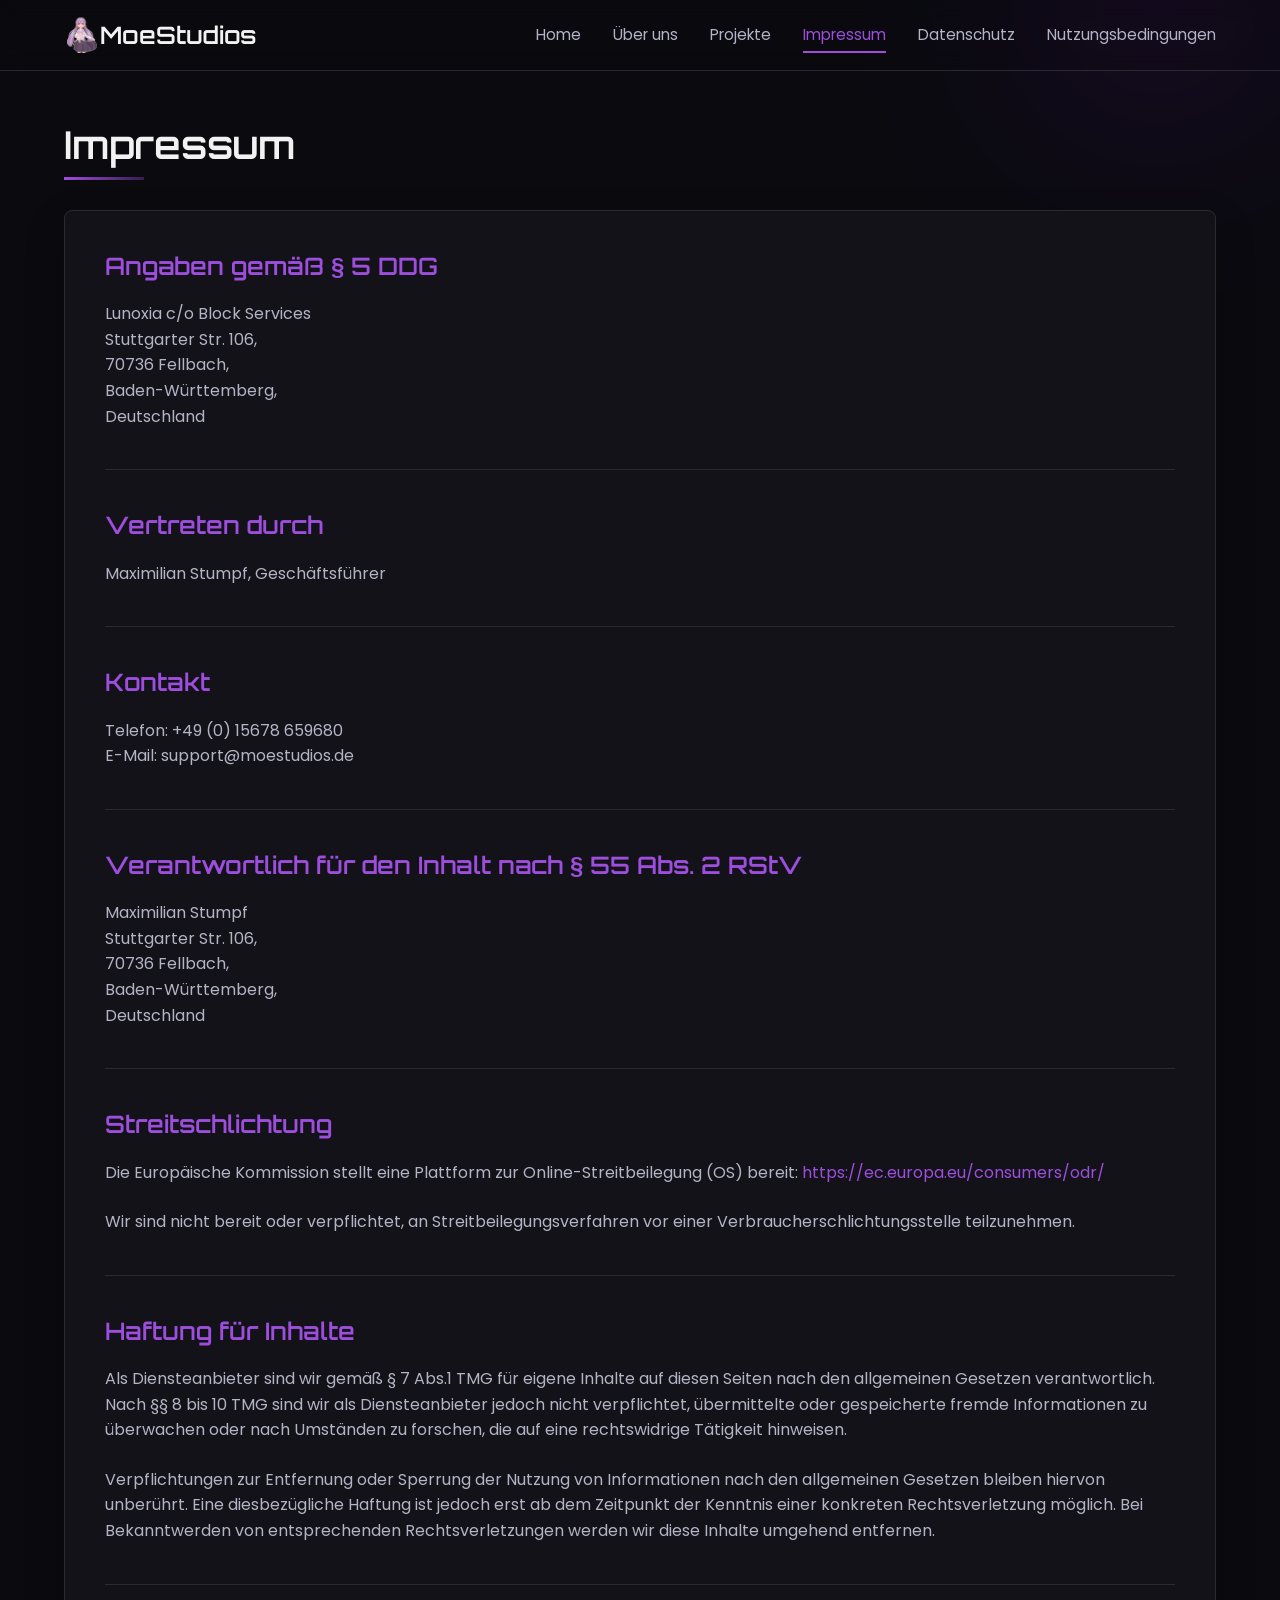
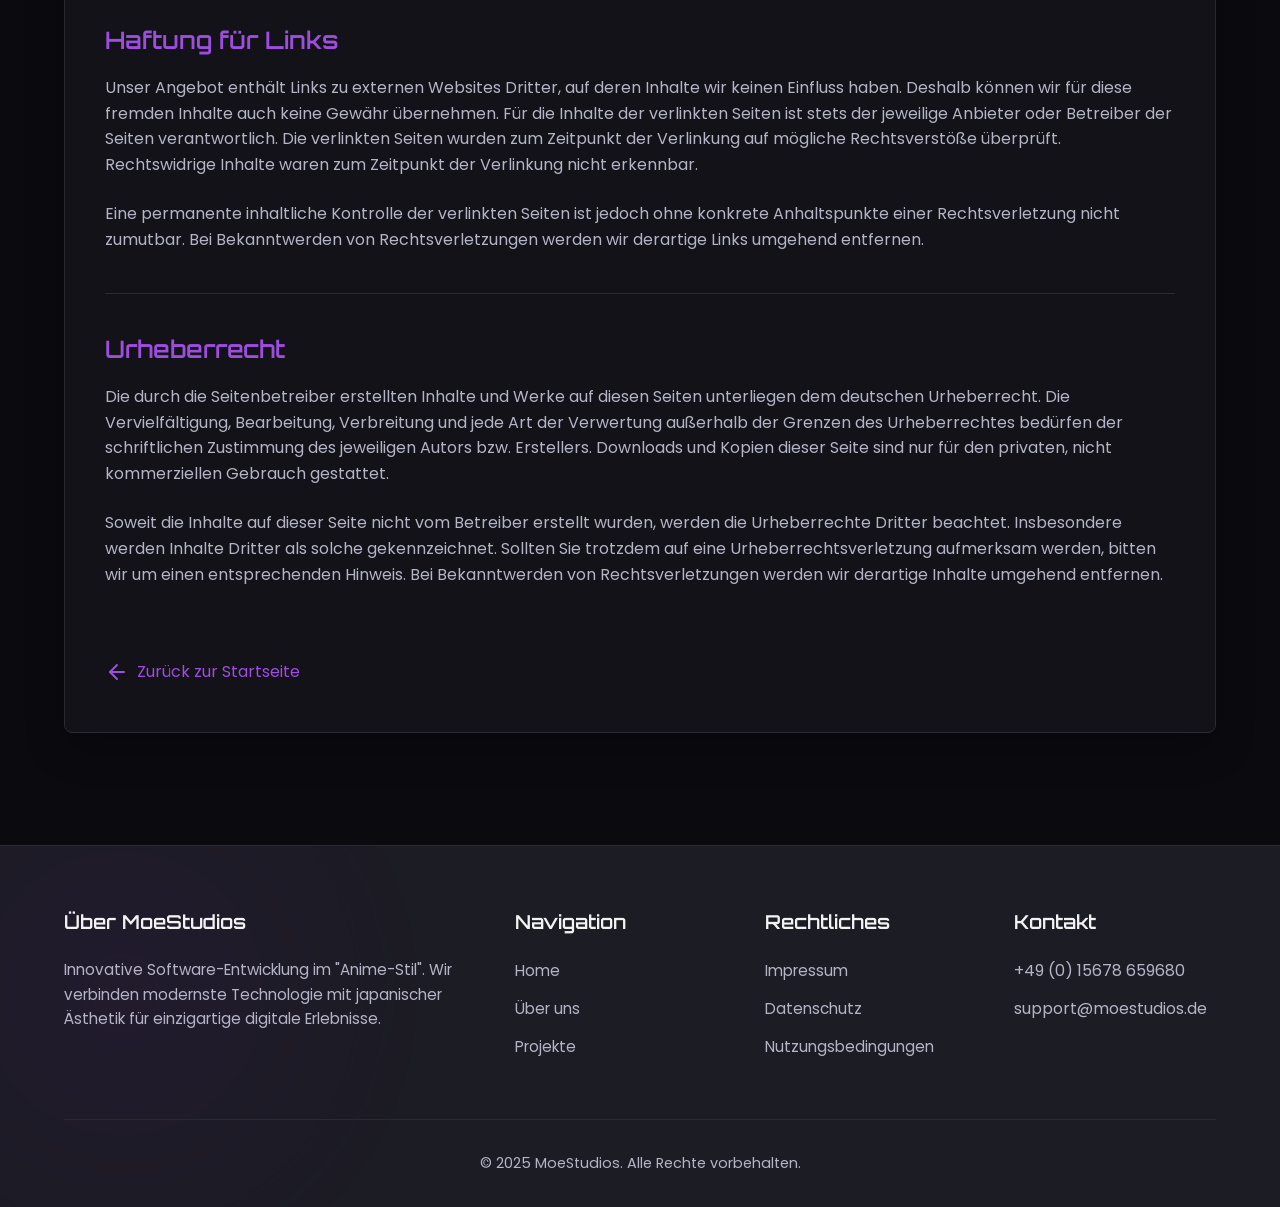
<file: impressum.html>
<!DOCTYPE html>
<html lang="de">

<head>
    <meta charset="UTF-8">
    <meta name="viewport" content="width=device-width, initial-scale=1.0">
    <meta name="description"
        content='MoeStudios - Innovative Software-Entwicklung im "Anime-Stil". Wir verbinden modernste Technologie mit japanischer Ästhetik für einzigartige digitale Erlebnisse.'>
    <meta name="keywords" content="Anime Software, Softwareentwicklung, Web Development, Anime Style">
    <meta name="author" content="MoeStudios">
    <meta name="robots" content="index, follow">
    <!-- Open Graph / Social Media -->
    <meta property="og:type" content="website">
    <meta property="og:url" content="https://moestudios.de">
    <meta property="og:title" content="MoeStudios » Impressum - Sweet Design. Strong Tech.">
    <meta property="og:description"
        content='MoeStudios - Innovative Software-Entwicklung im "Anime-Stil". Wir verbinden modernste Technologie mit japanischer Ästhetik für einzigartige digitale Erlebnisse.'>
    <meta property="og:image" content="https://moestudios.de/assets/images/og-image.png">
    <!-- Twitter -->
    <meta property="twitter:card" content="summary_large_image">
    <meta property="twitter:url" content="https://moestudios.de">
    <meta property="twitter:title" content="MoeStudios » Impressum - Sweet Design. Strong Tech.">
    <meta property="twitter:description"
        content='MoeStudios - Innovative Software-Entwicklung im "Anime-Stil". Wir verbinden modernste Technologie mit japanischer Ästhetik für einzigartige digitale Erlebnisse.'>
    <meta property="twitter:image" content="https://moestudios.de/assets/images/og-image.png">
    <!-- Favicon -->
    <link rel="icon" type="image/png" href="/assets/images/favicon/favicon-96x96.png" sizes="96x96" />
    <link rel="icon" type="image/svg+xml" href="/assets/images/favicon/favicon.svg" />
    <link rel="shortcut icon" href="/assets/images/favicon/favicon.ico" />
    <link rel="apple-touch-icon" sizes="180x180" href="/assets/images/favicon/apple-touch-icon.png" />
    <meta name="apple-mobile-web-app-title" content="MoeStudios" />
    <link rel="manifest" href="/assets/images/favicon/site.webmanifest" />
    <!-- Canonical URL -->
    <link rel="canonical" href="https://moestudios.de">
    <title>MoeStudios » Impressum - Sweet Design. Strong Tech.</title>
    <link rel=stylesheet type="text/css" href="assets/fonts/style.css" media=all>
    <link rel=stylesheet type="text/css" href="assets/css/main.css" media=all>
    <!-- Structured Data / JSON-LD -->
    <script type="application/ld+json">
         {
           "@context": "https://schema.org",
           "@type": "Organization",
           "name": "MoeStudios",
           "url": "https://moestudios.de",
           "logo": "https://moestudios.de/images/logo.png",
           "contactPoint": {
             "@type": "ContactPoint",
             "telephone": "+49-15678659680",
             "contactType": "Kundenhotline",
             "availableLanguage": ["German", "English"]
           },
           "address": {
             "@type": "PostalAddress",
             "streetAddress": "Stuttgarter Str. 106",
             "addressLocality": "Fellbach",
             "postalCode": "70736",
             "addressCountry": "DE"
           }
         }
      </script>
</head>

<body>
    <div class="loader-wrapper">
        <div class="loader-container">
            <img src="assets/images/logo.svg" alt="Logo" class="loader-image">
            <p class="loader-text">Einen Moment bitte...</p>
        </div>
    </div>
    <div class="scroll-progress"></div>
    <!-- Header -->
    <header class="header">
        <div class="container">
            <nav class="navbar">
                <a href="index.html" class="logo">
                    <img src="assets/images/logo.svg" width="36px"></img>
                    MoeStudios
                </a>
                <div class="menu-toggle">
                    <span></span>
                    <span></span>
                    <span></span>
                </div>
                <div class="nav-menu">
                    <ul class="nav-list">
                        <li class="nav-item">
                            <a href="index.html" class="nav-link">Home</a>
                        </li>
                        <li class="nav-item">
                            <a href="about.html" class="nav-link">Über uns</a>
                        </li>
                        <li class="nav-item">
                            <a href="/#projects" class="nav-link">Projekte</a>
                        </li>
                        <li class="nav-item">
                            <a href="impressum.html" class="nav-link active">Impressum</a>
                        </li>
                        <li class="nav-item">
                            <a href="datenschutz.html" class="nav-link">Datenschutz</a>
                        </li>
                        <li class="nav-item">
                            <a href="tos.html" class="nav-link">Nutzungsbedingungen</a>
                        </li>
                    </ul>
                </div>
            </nav>
        </div>
    </header>
    <!-- Main Content -->
    <main class="legal-page">
        <div class="container legal-container">
            <h1 class="page-title fade-in">Impressum</h1>
            <div class="legal-content fade-in">
                <section class="legal-section">
                    <h2 class="legal-heading">Angaben gemäß § 5 DDG</h2>
                    <p>Lunoxia c/o Block Services<br>
                        Stuttgarter Str. 106,<br>
                        70736 Fellbach,<br>
                        Baden-Württemberg,<br>
                        Deutschland
                    </p>
                </section>
                <div class="divider"></div>
                <section class="legal-section">
                    <h2 class="legal-heading">Vertreten durch</h2>
                    <p>Maximilian Stumpf, Geschäftsführer</p>
                </section>
                <div class="divider"></div>
                <section class="legal-section">
                    <h2 class="legal-heading">Kontakt</h2>
                    <p>Telefon: +49 (0) 15678 659680<br>
                        E-Mail: support@moestudios.de
                    </p>
                </section>
                <div class="divider"></div>
                <section class="legal-section">
                    <h2 class="legal-heading">Verantwortlich für den Inhalt nach § 55 Abs. 2 RStV</h2>
                    <p>Maximilian Stumpf<br>
                        Stuttgarter Str. 106,<br>
                        70736 Fellbach,<br>
                        Baden-Württemberg,<br>
                        Deutschland
                    </p>
                </section>
                <div class="divider"></div>
                <section class="legal-section">
                    <h2 class="legal-heading">Streitschlichtung</h2>
                    <p>Die Europäische Kommission stellt eine Plattform zur Online-Streitbeilegung (OS) bereit: <a
                            href="https://ec.europa.eu/consumers/odr/" target="_blank"
                            rel="noopener noreferrer">https://ec.europa.eu/consumers/odr/</a></p>
                    <p>Wir sind nicht bereit oder verpflichtet, an Streitbeilegungsverfahren vor einer
                        Verbraucherschlichtungsstelle teilzunehmen.
                    </p>
                </section>
                <div class="divider"></div>
                <section class="legal-section">
                    <h2 class="legal-heading">Haftung für Inhalte</h2>
                    <p>Als Diensteanbieter sind wir gemäß § 7 Abs.1 TMG für eigene Inhalte auf diesen Seiten nach den
                        allgemeinen Gesetzen verantwortlich. Nach §§ 8 bis 10 TMG sind wir als Diensteanbieter jedoch
                        nicht verpflichtet, übermittelte oder gespeicherte fremde Informationen zu überwachen oder nach
                        Umständen zu forschen, die auf eine rechtswidrige Tätigkeit hinweisen.
                    </p>
                    <p>Verpflichtungen zur Entfernung oder Sperrung der Nutzung von Informationen nach den allgemeinen
                        Gesetzen bleiben hiervon unberührt. Eine diesbezügliche Haftung ist jedoch erst ab dem Zeitpunkt
                        der Kenntnis einer konkreten Rechtsverletzung möglich. Bei Bekanntwerden von entsprechenden
                        Rechtsverletzungen werden wir diese Inhalte umgehend entfernen.
                    </p>
                </section>
                <div class="divider"></div>
                <section class="legal-section">
                    <h2 class="legal-heading">Haftung für Links</h2>
                    <p>Unser Angebot enthält Links zu externen Websites Dritter, auf deren Inhalte wir keinen Einfluss
                        haben. Deshalb können wir für diese fremden Inhalte auch keine Gewähr übernehmen. Für die
                        Inhalte der verlinkten Seiten ist stets der jeweilige Anbieter oder Betreiber der Seiten
                        verantwortlich. Die verlinkten Seiten wurden zum Zeitpunkt der Verlinkung auf mögliche
                        Rechtsverstöße überprüft. Rechtswidrige Inhalte waren zum Zeitpunkt der Verlinkung nicht
                        erkennbar.
                    </p>
                    <p>Eine permanente inhaltliche Kontrolle der verlinkten Seiten ist jedoch ohne konkrete
                        Anhaltspunkte einer Rechtsverletzung nicht zumutbar. Bei Bekanntwerden von Rechtsverletzungen
                        werden wir derartige Links umgehend entfernen.
                    </p>
                </section>
                <div class="divider"></div>
                <section class="legal-section">
                    <h2 class="legal-heading">Urheberrecht</h2>
                    <p>Die durch die Seitenbetreiber erstellten Inhalte und Werke auf diesen Seiten unterliegen dem
                        deutschen Urheberrecht. Die Vervielfältigung, Bearbeitung, Verbreitung und jede Art der
                        Verwertung außerhalb der Grenzen des Urheberrechtes bedürfen der schriftlichen Zustimmung des
                        jeweiligen Autors bzw. Erstellers. Downloads und Kopien dieser Seite sind nur für den privaten,
                        nicht kommerziellen Gebrauch gestattet.
                    </p>
                    <p>Soweit die Inhalte auf dieser Seite nicht vom Betreiber erstellt wurden, werden die Urheberrechte
                        Dritter beachtet. Insbesondere werden Inhalte Dritter als solche gekennzeichnet. Sollten Sie
                        trotzdem auf eine Urheberrechtsverletzung aufmerksam werden, bitten wir um einen entsprechenden
                        Hinweis. Bei Bekanntwerden von Rechtsverletzungen werden wir derartige Inhalte umgehend
                        entfernen.
                    </p>
                </section>
                <a href="index.html" class="back-link">
                    <svg xmlns="http://www.w3.org/2000/svg" width="24" height="24" viewBox="0 0 24 24" fill="none"
                        stroke="currentColor" stroke-width="2" stroke-linecap="round" stroke-linejoin="round">
                        <line x1="19" y1="12" x2="5" y2="12"></line>
                        <polyline points="12 19 5 12 12 5"></polyline>
                    </svg>
                    Zurück zur Startseite
                </a>
            </div>
        </div>
        <!-- Back to top button -->
        <a href="#" class="back-to-top" aria-label="Nach oben scrollen">
            <svg xmlns="http://www.w3.org/2000/svg" width="24" height="24" viewBox="0 0 24 24" fill="none"
                stroke="currentColor" stroke-width="2" stroke-linecap="round" stroke-linejoin="round">
                <line x1="12" y1="19" x2="12" y2="5"></line>
                <polyline points="5 12 12 5 19 12"></polyline>
            </svg>
        </a>
    </main>
    <!-- Footer -->
    <footer class="footer">
        <div class="container">
            <div class="footer-grid">
                <div class="footer-col">
                    <h3 class="footer-title">Über MoeStudios</h3>
                    <p class="footer-description">Innovative Software-Entwicklung im "Anime-Stil". Wir verbinden
                        modernste Technologie mit japanischer Ästhetik für einzigartige digitale Erlebnisse.
                    </p>
                </div>
                <div class="footer-col">
                    <h3 class="footer-title">Navigation</h3>
                    <ul class="footer-links">
                        <li class="footer-item">
                            <a href="index.html" class="footer-link">Home</a>
                        </li>
                        <li class="footer-item">
                            <a href="about.html" class="footer-link">Über uns</a>
                        </li>
                        <li class="footer-item">
                            <a href="/#projects" class="footer-link">Projekte</a>
                        </li>
                    </ul>
                </div>
                <div class="footer-col">
                    <h3 class="footer-title">Rechtliches</h3>
                    <ul class="footer-links">
                        <li class="footer-item">
                            <a href="impressum.html" class="footer-link">Impressum</a>
                        </li>
                        <li class="footer-item">
                            <a href="datenschutz.html" class="footer-link">Datenschutz</a>
                        </li>
                        <li class="footer-item">
                            <a href="tos.html" class="footer-link">Nutzungsbedingungen</a>
                        </li>
                    </ul>
                </div>
                <div class="footer-col">
                    <h3 class="footer-title">Kontakt</h3>
                    <ul class="footer-links">
                        <li class="footer-item">+49 (0) 15678 659680</li>
                        <li class="footer-item">support@moestudios.de</li>
                    </ul>
                </div>
            </div>
            <div class="copyright">
                &copy; 2025 MoeStudios. Alle Rechte vorbehalten.
            </div>
        </div>
    </footer>
    <script src="assets/js/main.js" type="text/javascript"></script>
</body>

</html>
</file>
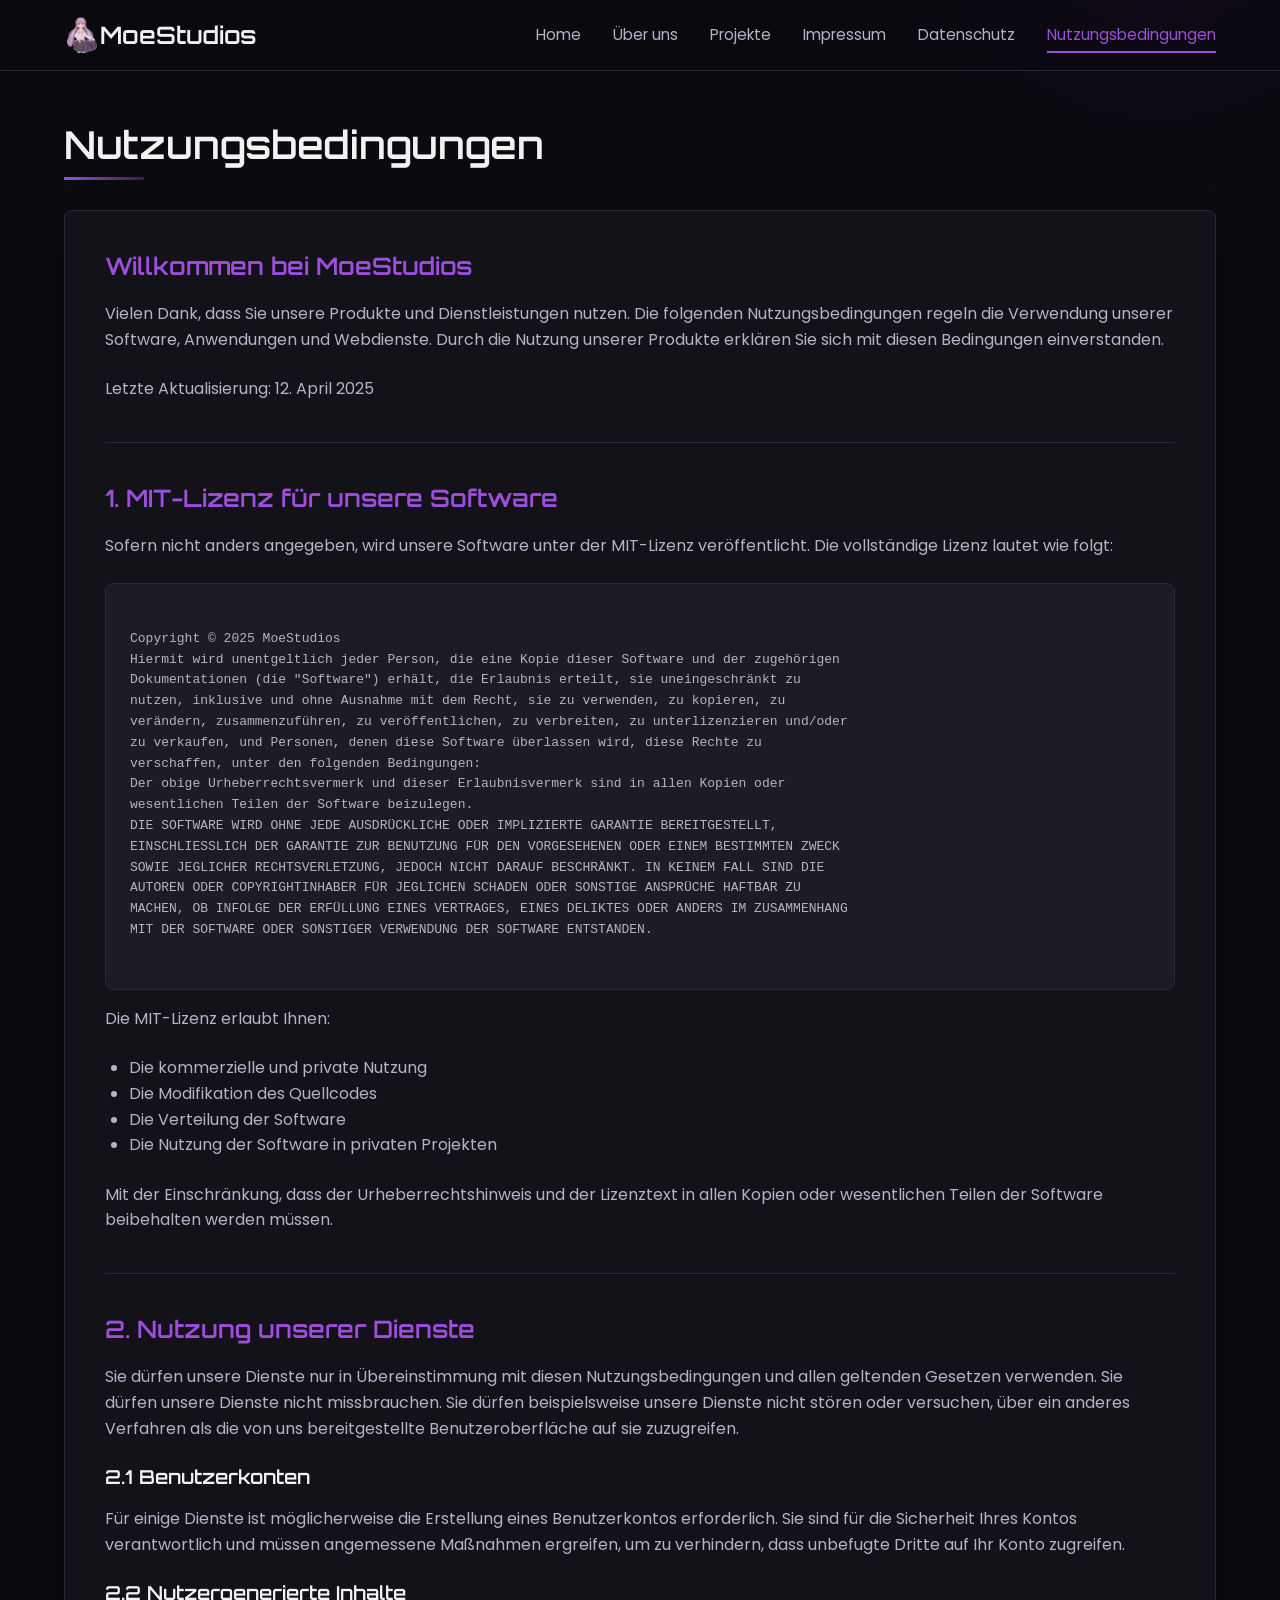
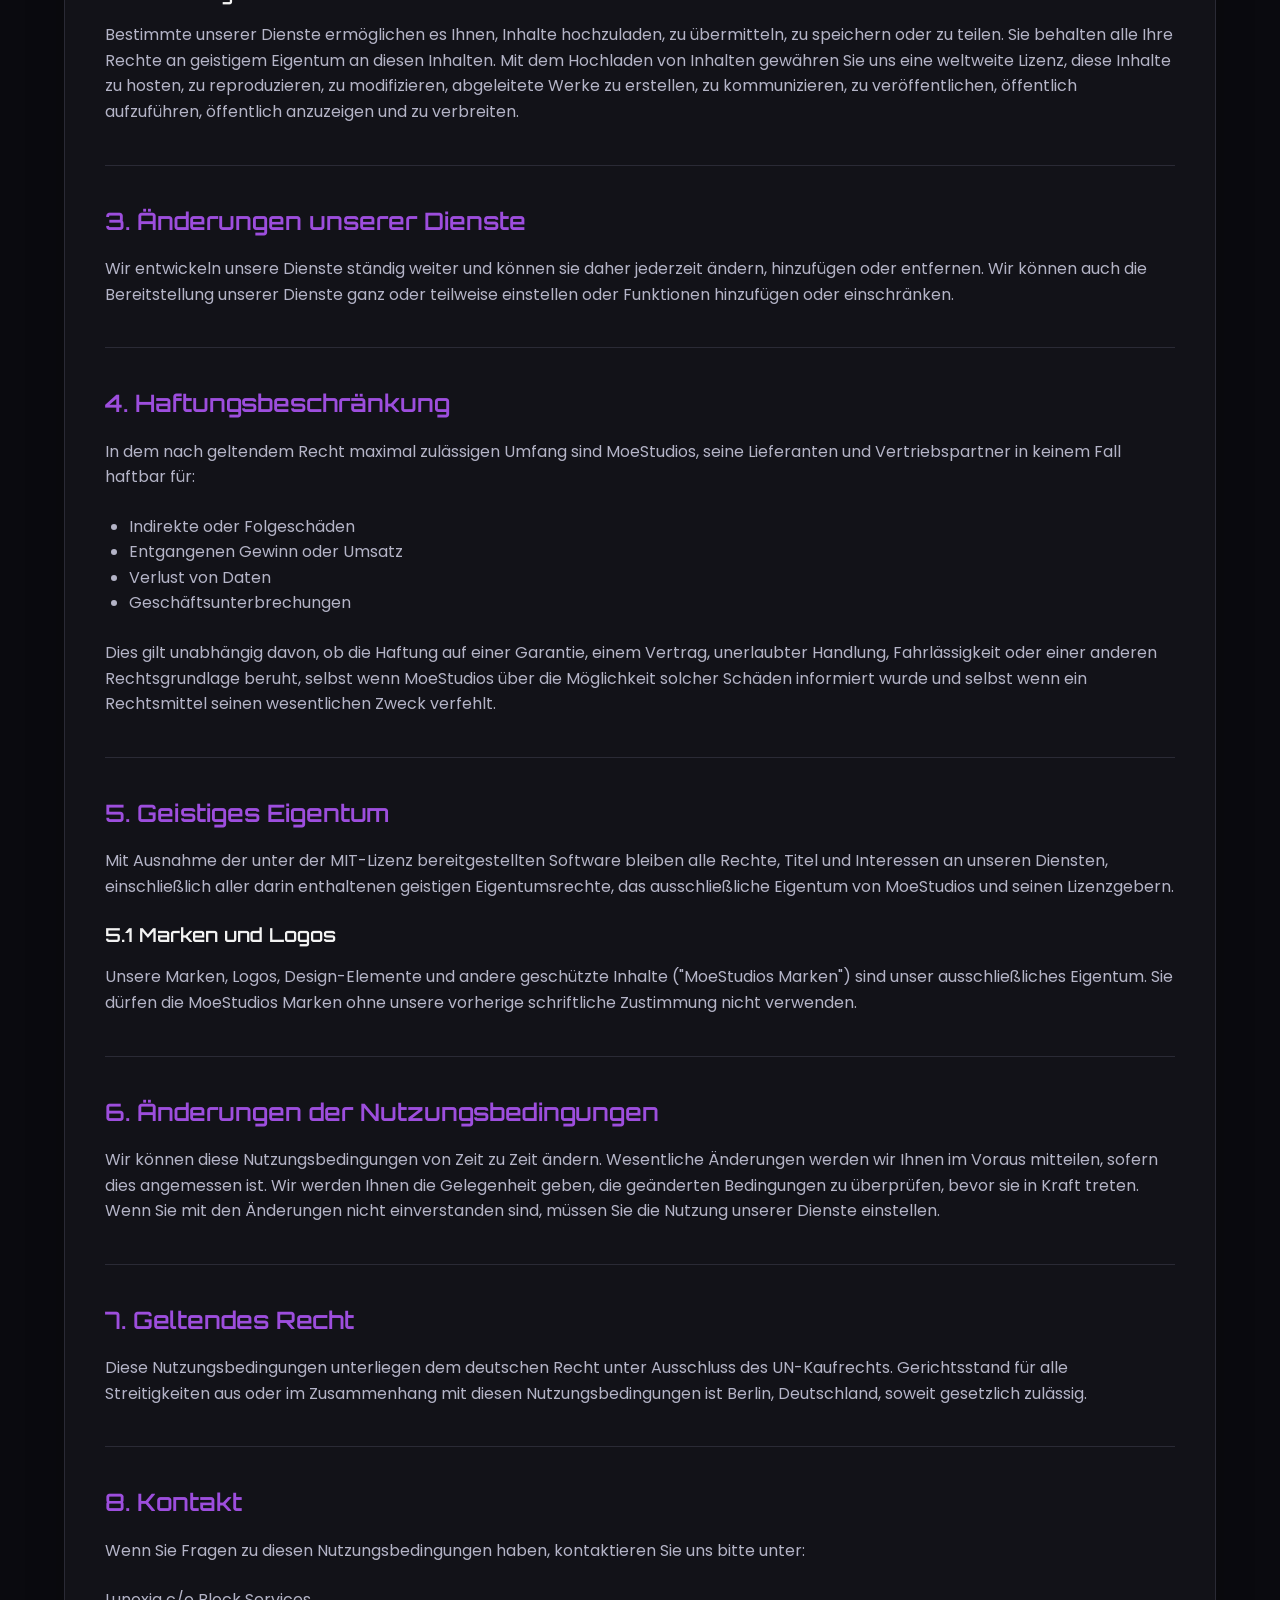
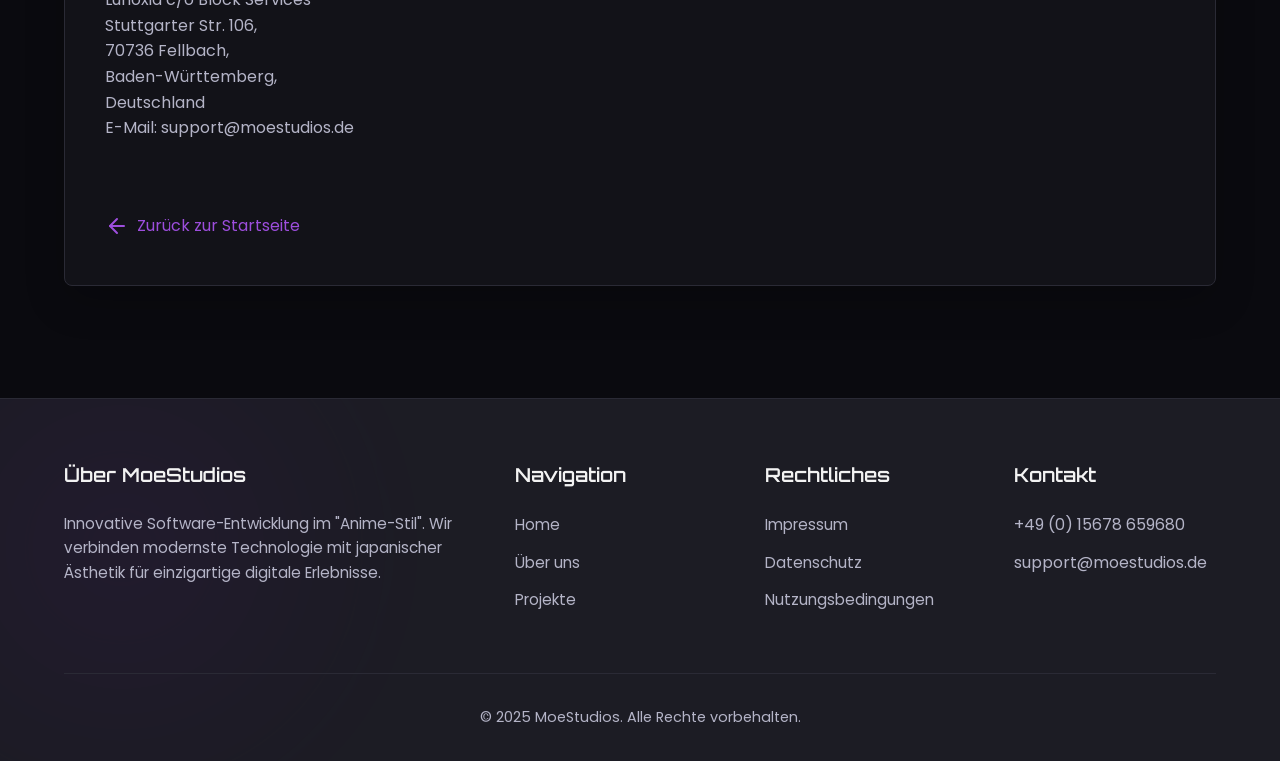
<file: tos.html>
<!DOCTYPE html>
<html lang="de">

<head>
    <meta charset="UTF-8">
    <meta name="viewport" content="width=device-width, initial-scale=1.0">
    <meta name="description"
        content='MoeStudios - Innovative Software-Entwicklung im "Anime-Stil". Wir verbinden modernste Technologie mit japanischer Ästhetik für einzigartige digitale Erlebnisse.'>
    <meta name="keywords" content="Anime Software, Softwareentwicklung, Web Development, Anime Style">
    <meta name="author" content="MoeStudios">
    <meta name="robots" content="index, follow">
    <!-- Open Graph / Social Media -->
    <meta property="og:type" content="website">
    <meta property="og:url" content="https://moestudios.de">
    <meta property="og:title" content="MoeStudios » Nutzungsbedingungen - Sweet Design. Strong Tech.">
    <meta property="og:description"
        content='MoeStudios - Innovative Software-Entwicklung im "Anime-Stil". Wir verbinden modernste Technologie mit japanischer Ästhetik für einzigartige digitale Erlebnisse.'>
    <meta property="og:image" content="https://moestudios.de/assets/images/og-image.png">
    <!-- Twitter -->
    <meta property="twitter:card" content="summary_large_image">
    <meta property="twitter:url" content="https://moestudios.de">
    <meta property="twitter:title" content="MoeStudios » Nutzungsbedingungen - Sweet Design. Strong Tech.">
    <meta property="twitter:description"
        content='MoeStudios - Innovative Software-Entwicklung im "Anime-Stil". Wir verbinden modernste Technologie mit japanischer Ästhetik für einzigartige digitale Erlebnisse.'>
    <meta property="twitter:image" content="https://moestudios.de/assets/images/og-image.png">
    <!-- Favicon -->
    <link rel="icon" type="image/png" href="/assets/images/favicon/favicon-96x96.png" sizes="96x96" />
    <link rel="icon" type="image/svg+xml" href="/assets/images/favicon/favicon.svg" />
    <link rel="shortcut icon" href="/assets/images/favicon/favicon.ico" />
    <link rel="apple-touch-icon" sizes="180x180" href="/assets/images/favicon/apple-touch-icon.png" />
    <meta name="apple-mobile-web-app-title" content="MoeStudios" />
    <link rel="manifest" href="/assets/images/favicon/site.webmanifest" />
    <!-- Canonical URL -->
    <link rel="canonical" href="https://moestudios.de">
    <title>MoeStudios » Nutzungsbedingungen - Sweet Design. Strong Tech.</title>
    <link rel=stylesheet type="text/css" href="assets/fonts/style.css" media=all>
    <link rel=stylesheet type="text/css" href="assets/css/main.css" media=all>
    <!-- Structured Data / JSON-LD -->
    <script type="application/ld+json">
         {
           "@context": "https://schema.org",
           "@type": "Organization",
           "name": "MoeStudios",
           "url": "https://moestudios.de",
           "logo": "https://moestudios.de/images/logo.png",
           "contactPoint": {
             "@type": "ContactPoint",
             "telephone": "+49-15678659680",
             "contactType": "Kundenhotline",
             "availableLanguage": ["German", "English"]
           },
           "address": {
             "@type": "PostalAddress",
             "streetAddress": "Stuttgarter Str. 106",
             "addressLocality": "Fellbach",
             "postalCode": "70736",
             "addressCountry": "DE"
           }
         }
      </script>
</head>

<body>
    <div class="loader-wrapper">
        <div class="loader-container">
            <img src="assets/images/logo.svg" alt="Logo" class="loader-image">
            <p class="loader-text">Einen Moment bitte...</p>
        </div>
    </div>
    <div class="scroll-progress"></div>
    <!-- Header -->
    <header class="header">
        <div class="container">
            <nav class="navbar">
                <a href="index.html" class="logo">
                    <img src="assets/images/logo.svg" width="36px"></img>
                    MoeStudios
                </a>
                <div class="menu-toggle">
                    <span></span>
                    <span></span>
                    <span></span>
                </div>
                <div class="nav-menu">
                    <ul class="nav-list">
                        <li class="nav-item">
                            <a href="index.html" class="nav-link">Home</a>
                        </li>
                        <li class="nav-item">
                            <a href="about.html" class="nav-link">Über uns</a>
                        </li>
                        <li class="nav-item">
                            <a href="/#projects" class="nav-link">Projekte</a>
                        </li>
                        <li class="nav-item">
                            <a href="impressum.html" class="nav-link">Impressum</a>
                        </li>
                        <li class="nav-item">
                            <a href="datenschutz.html" class="nav-link">Datenschutz</a>
                        </li>
                        <li class="nav-item">
                            <a href="tos.html" class="nav-link active">Nutzungsbedingungen</a>
                        </li>
                    </ul>
                </div>
            </nav>
        </div>
    </header>
    <!-- Main Content -->
    <main class="legal-page">
        <div class="container legal-container">
            <h1 class="page-title fade-in">Nutzungsbedingungen</h1>
            <div class="legal-content fade-in">
                <section class="legal-section">
                    <h2 class="legal-heading">Willkommen bei MoeStudios</h2>
                    <p>Vielen Dank, dass Sie unsere Produkte und Dienstleistungen nutzen. Die folgenden
                        Nutzungsbedingungen regeln die Verwendung unserer Software, Anwendungen und Webdienste. Durch
                        die Nutzung unserer Produkte erklären Sie sich mit diesen Bedingungen einverstanden.
                    </p>
                    <p>Letzte Aktualisierung: 12. April 2025</p>
                </section>
                <div class="divider"></div>
                <section class="legal-section">
                    <h2 class="legal-heading">1. MIT-Lizenz für unsere Software</h2>
                    <p>Sofern nicht anders angegeben, wird unsere Software unter der MIT-Lizenz veröffentlicht. Die
                        vollständige Lizenz lautet wie folgt:
                    </p>
                    <div
                        style="background-color: var(--bg-tertiary); padding: 1.5rem; border-radius: 8px; margin: 1rem 0; border: 1px solid var(--border);">
                        <p style="font-family: monospace; white-space: pre-line;">
                            Copyright © 2025 MoeStudios
                            Hiermit wird unentgeltlich jeder Person, die eine Kopie dieser Software und der zugehörigen
                            Dokumentationen (die "Software") erhält, die Erlaubnis erteilt, sie uneingeschränkt zu
                            nutzen, inklusive und ohne Ausnahme mit dem Recht, sie zu verwenden, zu kopieren, zu
                            verändern, zusammenzuführen, zu veröffentlichen, zu verbreiten, zu unterlizenzieren und/oder
                            zu verkaufen, und Personen, denen diese Software überlassen wird, diese Rechte zu
                            verschaffen, unter den folgenden Bedingungen:
                            Der obige Urheberrechtsvermerk und dieser Erlaubnisvermerk sind in allen Kopien oder
                            wesentlichen Teilen der Software beizulegen.
                            DIE SOFTWARE WIRD OHNE JEDE AUSDRÜCKLICHE ODER IMPLIZIERTE GARANTIE BEREITGESTELLT,
                            EINSCHLIESSLICH DER GARANTIE ZUR BENUTZUNG FÜR DEN VORGESEHENEN ODER EINEM BESTIMMTEN ZWECK
                            SOWIE JEGLICHER RECHTSVERLETZUNG, JEDOCH NICHT DARAUF BESCHRÄNKT. IN KEINEM FALL SIND DIE
                            AUTOREN ODER COPYRIGHTINHABER FÜR JEGLICHEN SCHADEN ODER SONSTIGE ANSPRÜCHE HAFTBAR ZU
                            MACHEN, OB INFOLGE DER ERFÜLLUNG EINES VERTRAGES, EINES DELIKTES ODER ANDERS IM ZUSAMMENHANG
                            MIT DER SOFTWARE ODER SONSTIGER VERWENDUNG DER SOFTWARE ENTSTANDEN.
                        </p>
                    </div>
                    <p>Die MIT-Lizenz erlaubt Ihnen:</p>
                    <ul style="list-style-type: disc; margin-left: 1.5rem; margin-bottom: 1.5rem;">
                        <li>Die kommerzielle und private Nutzung</li>
                        <li>Die Modifikation des Quellcodes</li>
                        <li>Die Verteilung der Software</li>
                        <li>Die Nutzung der Software in privaten Projekten</li>
                    </ul>
                    <p>Mit der Einschränkung, dass der Urheberrechtshinweis und der Lizenztext in allen Kopien oder
                        wesentlichen Teilen der Software beibehalten werden müssen.
                    </p>
                </section>
                <div class="divider"></div>
                <section class="legal-section">
                    <h2 class="legal-heading">2. Nutzung unserer Dienste</h2>
                    <p>Sie dürfen unsere Dienste nur in Übereinstimmung mit diesen Nutzungsbedingungen und allen
                        geltenden Gesetzen verwenden. Sie dürfen unsere Dienste nicht missbrauchen. Sie dürfen
                        beispielsweise unsere Dienste nicht stören oder versuchen, über ein anderes Verfahren als die
                        von uns bereitgestellte Benutzeroberfläche auf sie zuzugreifen.
                    </p>
                    <h3 class="legal-subheading">2.1 Benutzerkonten</h3>
                    <p>Für einige Dienste ist möglicherweise die Erstellung eines Benutzerkontos erforderlich. Sie sind
                        für die Sicherheit Ihres Kontos verantwortlich und müssen angemessene Maßnahmen ergreifen, um zu
                        verhindern, dass unbefugte Dritte auf Ihr Konto zugreifen.
                    </p>
                    <h3 class="legal-subheading">2.2 Nutzergenerierte Inhalte</h3>
                    <p>Bestimmte unserer Dienste ermöglichen es Ihnen, Inhalte hochzuladen, zu übermitteln, zu speichern
                        oder zu teilen. Sie behalten alle Ihre Rechte an geistigem Eigentum an diesen Inhalten. Mit dem
                        Hochladen von Inhalten gewähren Sie uns eine weltweite Lizenz, diese Inhalte zu hosten, zu
                        reproduzieren, zu modifizieren, abgeleitete Werke zu erstellen, zu kommunizieren, zu
                        veröffentlichen, öffentlich aufzuführen, öffentlich anzuzeigen und zu verbreiten.
                    </p>
                </section>
                <div class="divider"></div>
                <section class="legal-section">
                    <h2 class="legal-heading">3. Änderungen unserer Dienste</h2>
                    <p>Wir entwickeln unsere Dienste ständig weiter und können sie daher jederzeit ändern, hinzufügen
                        oder entfernen. Wir können auch die Bereitstellung unserer Dienste ganz oder teilweise
                        einstellen oder Funktionen hinzufügen oder einschränken.
                    </p>
                </section>
                <div class="divider"></div>
                <section class="legal-section">
                    <h2 class="legal-heading">4. Haftungsbeschränkung</h2>
                    <p>In dem nach geltendem Recht maximal zulässigen Umfang sind MoeStudios, seine Lieferanten und
                        Vertriebspartner in keinem Fall haftbar für:
                    </p>
                    <ul style="list-style-type: disc; margin-left: 1.5rem; margin-bottom: 1.5rem;">
                        <li>Indirekte oder Folgeschäden</li>
                        <li>Entgangenen Gewinn oder Umsatz</li>
                        <li>Verlust von Daten</li>
                        <li>Geschäftsunterbrechungen</li>
                    </ul>
                    <p>Dies gilt unabhängig davon, ob die Haftung auf einer Garantie, einem Vertrag, unerlaubter
                        Handlung, Fahrlässigkeit oder einer anderen Rechtsgrundlage beruht, selbst wenn MoeStudios über
                        die Möglichkeit solcher Schäden informiert wurde und selbst wenn ein Rechtsmittel seinen
                        wesentlichen Zweck verfehlt.
                    </p>
                </section>
                <div class="divider"></div>
                <section class="legal-section">
                    <h2 class="legal-heading">5. Geistiges Eigentum</h2>
                    <p>Mit Ausnahme der unter der MIT-Lizenz bereitgestellten Software bleiben alle Rechte, Titel und
                        Interessen an unseren Diensten, einschließlich aller darin enthaltenen geistigen
                        Eigentumsrechte, das ausschließliche Eigentum von MoeStudios und seinen Lizenzgebern.
                    </p>
                    <h3 class="legal-subheading">5.1 Marken und Logos</h3>
                    <p>Unsere Marken, Logos, Design-Elemente und andere geschützte Inhalte ("MoeStudios Marken") sind
                        unser ausschließliches Eigentum. Sie dürfen die MoeStudios Marken ohne unsere vorherige
                        schriftliche Zustimmung nicht verwenden.
                    </p>
                </section>
                <div class="divider"></div>
                <section class="legal-section">
                    <h2 class="legal-heading">6. Änderungen der Nutzungsbedingungen</h2>
                    <p>Wir können diese Nutzungsbedingungen von Zeit zu Zeit ändern. Wesentliche Änderungen werden wir
                        Ihnen im Voraus mitteilen, sofern dies angemessen ist. Wir werden Ihnen die Gelegenheit geben,
                        die geänderten Bedingungen zu überprüfen, bevor sie in Kraft treten. Wenn Sie mit den Änderungen
                        nicht einverstanden sind, müssen Sie die Nutzung unserer Dienste einstellen.
                    </p>
                </section>
                <div class="divider"></div>
                <section class="legal-section">
                    <h2 class="legal-heading">7. Geltendes Recht</h2>
                    <p>Diese Nutzungsbedingungen unterliegen dem deutschen Recht unter Ausschluss des UN-Kaufrechts.
                        Gerichtsstand für alle Streitigkeiten aus oder im Zusammenhang mit diesen Nutzungsbedingungen
                        ist Berlin, Deutschland, soweit gesetzlich zulässig.
                    </p>
                </section>
                <div class="divider"></div>
                <section class="legal-section">
                    <h2 class="legal-heading">8. Kontakt</h2>
                    <p>Wenn Sie Fragen zu diesen Nutzungsbedingungen haben, kontaktieren Sie uns bitte unter:</p>
                    <p>Lunoxia c/o Block Services<br>
                        Stuttgarter Str. 106,<br>
                        70736 Fellbach,<br>
                        Baden-Württemberg,<br>
                        Deutschland<br>
                        E-Mail: support@moestudios.de
                    </p>
                </section>
                <a href="index.html" class="back-link">
                    <svg xmlns="http://www.w3.org/2000/svg" width="24" height="24" viewBox="0 0 24 24" fill="none"
                        stroke="currentColor" stroke-width="2" stroke-linecap="round" stroke-linejoin="round">
                        <line x1="19" y1="12" x2="5" y2="12"></line>
                        <polyline points="12 19 5 12 12 5"></polyline>
                    </svg>
                    Zurück zur Startseite
                </a>
            </div>
        </div>
        <!-- Back to top button -->
        <a href="#" class="back-to-top" aria-label="Nach oben scrollen">
            <svg xmlns="http://www.w3.org/2000/svg" width="24" height="24" viewBox="0 0 24 24" fill="none"
                stroke="currentColor" stroke-width="2" stroke-linecap="round" stroke-linejoin="round">
                <line x1="12" y1="19" x2="12" y2="5"></line>
                <polyline points="5 12 12 5 19 12"></polyline>
            </svg>
        </a>
    </main>
    <!-- Footer -->
    <footer class="footer">
        <div class="container">
            <div class="footer-grid">
                <div class="footer-col">
                    <h3 class="footer-title">Über MoeStudios</h3>
                    <p class="footer-description">Innovative Software-Entwicklung im "Anime-Stil". Wir verbinden
                        modernste Technologie mit japanischer Ästhetik für einzigartige digitale Erlebnisse.
                    </p>
                </div>
                <div class="footer-col">
                    <h3 class="footer-title">Navigation</h3>
                    <ul class="footer-links">
                        <li class="footer-item">
                            <a href="index.html" class="footer-link">Home</a>
                        </li>
                        <li class="footer-item">
                            <a href="about.html" class="footer-link">Über uns</a>
                        </li>
                        <li class="footer-item">
                            <a href="/#projects" class="footer-link">Projekte</a>
                        </li>
                    </ul>
                </div>
                <div class="footer-col">
                    <h3 class="footer-title">Rechtliches</h3>
                    <ul class="footer-links">
                        <li class="footer-item">
                            <a href="impressum.html" class="footer-link">Impressum</a>
                        </li>
                        <li class="footer-item">
                            <a href="datenschutz.html" class="footer-link">Datenschutz</a>
                        </li>
                        <li class="footer-item">
                            <a href="tos.html" class="footer-link">Nutzungsbedingungen</a>
                        </li>
                    </ul>
                </div>
                <div class="footer-col">
                    <h3 class="footer-title">Kontakt</h3>
                    <ul class="footer-links">
                        <li class="footer-item">+49 (0) 15678 659680</li>
                        <li class="footer-item">support@moestudios.de</li>
                    </ul>
                </div>
            </div>
            <div class="copyright">
                &copy; 2025 MoeStudios. Alle Rechte vorbehalten.
            </div>
        </div>
    </footer>
    <script src="assets/js/main.js" type="text/javascript"></script>
</body>

</html>
</file>
<file: assets/fonts/style.css>
/* latin */
@font-face {
  font-family: 'Orbitron';
  font-style: normal;
  font-weight: 400;
  font-display: swap;
  src: url(yMJRMIlzdpvBhQQL_Qq7dy0.woff2) format('woff2');
  unicode-range: U+0000-00FF, U+0131, U+0152-0153, U+02BB-02BC, U+02C6, U+02DA, U+02DC, U+0304, U+0308, U+0329, U+2000-206F, U+20AC, U+2122, U+2191, U+2193, U+2212, U+2215, U+FEFF, U+FFFD;
}
/* latin */
@font-face {
  font-family: 'Orbitron';
  font-style: normal;
  font-weight: 600;
  font-display: swap;
  src: url(yMJRMIlzdpvBhQQL_Qq7dy0.woff2) format('woff2');
  unicode-range: U+0000-00FF, U+0131, U+0152-0153, U+02BB-02BC, U+02C6, U+02DA, U+02DC, U+0304, U+0308, U+0329, U+2000-206F, U+20AC, U+2122, U+2191, U+2193, U+2212, U+2215, U+FEFF, U+FFFD;
}
/* latin */
@font-face {
  font-family: 'Poppins';
  font-style: normal;
  font-weight: 400;
  font-display: swap;
  src: url(pxiEyp8kv8JHgFVrJJfecg.woff2) format('woff2');
  unicode-range: U+0000-00FF, U+0131, U+0152-0153, U+02BB-02BC, U+02C6, U+02DA, U+02DC, U+0304, U+0308, U+0329, U+2000-206F, U+20AC, U+2122, U+2191, U+2193, U+2212, U+2215, U+FEFF, U+FFFD;
}
/* latin */
@font-face {
  font-family: 'Poppins';
  font-style: normal;
  font-weight: 600;
  font-display: swap;
  src: url(pxiByp8kv8JHgFVrLEj6Z1xlFQ.woff2) format('woff2');
  unicode-range: U+0000-00FF, U+0131, U+0152-0153, U+02BB-02BC, U+02C6, U+02DA, U+02DC, U+0304, U+0308, U+0329, U+2000-206F, U+20AC, U+2122, U+2191, U+2193, U+2212, U+2215, U+FEFF, U+FFFD;
}
</file>
<file: assets/css/main.css>
:root {
  --bg-primary: #0a0a0f;
  --bg-secondary: #121218;
  --bg-tertiary: #1c1c24;
  --text-primary: #f2f2f2;
  --text-secondary: #b4b4c7;
  --accent: #9d4edd;
  --accent-light: #c77dff;
  --accent-dark: #6a17a8;
  --border: #2a2a35;

  --font-main: "Poppins", sans-serif;
  --font-heading: "Orbitron", sans-serif;
}

*,
*::before,
*::after {
  margin: 0;
  padding: 0;
  box-sizing: border-box;
}

html {
  scroll-behavior: smooth;
  scroll-padding-top: 80px;
}

body {
  font-family: var(--font-main);
  background-color: var(--bg-primary);
  color: var(--text-secondary);
  line-height: 1.6;
  overflow-x: hidden;
  min-height: 100vh;
}

img {
  max-width: 100%;
  height: auto;
  display: block;
}

a {
  text-decoration: none;
  color: var(--accent);
  transition: all 0.3s ease;
}

a:hover {
  color: var(--accent-light);
}

h1,
h2,
h3,
h4,
h5,
h6 {
  font-family: var(--font-heading);
  color: var(--text-primary);
  margin-bottom: 1rem;
  line-height: 1.3;
}

p {
  margin-bottom: 1.5rem;
}

.container {
  width: 100%;
  max-width: 1200px;
  margin: 0 auto;
  padding: 0 1.5rem;
}

.section {
  padding: 5rem 0;
  position: relative;
}

@media (max-width: 768px) {
  .section {
    padding: 3rem 0;
  }
}

.header {
  position: fixed;
  top: 0;
  left: 0;
  width: 100%;
  z-index: 1000;
  background-color: rgba(10, 10, 15, 0.1);
  backdrop-filter: blur(10px);
  border-bottom: 1px solid var(--border);
  transition: all 0.3s ease;
}

.header.scrolled {
  background-color: rgba(10, 10, 15, 0.3);
  box-shadow: 0 5px 20px rgba(0, 0, 0, 0.3);
}

.navbar {
  display: flex;
  justify-content: space-between;
  align-items: center;
  padding: 1rem 0;
}

.logo {
  display: flex;
  align-items: center;
  font-family: var(--font-heading);
  font-size: 1.5rem;
  font-weight: 600;
  color: var(--text-primary);
}

.logo svg {
  height: 36px;
  width: 36px;
  margin-right: 0.75rem;
}

.nav-menu {
  display: flex;
  align-items: center;
}

.nav-list {
  display: flex;
  list-style: none;
}

.nav-item {
  margin-left: 2rem;
}

.nav-link {
  position: relative;
  color: var(--text-secondary);
  font-weight: 500;
  font-size: 0.95rem;
  padding: 0.5rem 0;
}

.nav-link::after {
  content: "";
  position: absolute;
  left: 0;
  bottom: 0;
  width: 0;
  height: 2px;
  background-color: var(--accent);
  transition: width 0.3s ease;
}

.nav-link:hover {
  color: var(--text-primary);
}

.nav-link:hover::after {
  width: 100%;
}

.nav-link.active {
  color: var(--accent);
}

.nav-link.active::after {
  width: 100%;
}

.menu-toggle {
  display: none;
  flex-direction: column;
  justify-content: space-between;
  width: 30px;
  height: 21px;
  cursor: pointer;
  z-index: 1001;
}

.menu-toggle span {
  display: block;
  width: 100%;
  height: 3px;
  background-color: var(--text-primary);
  border-radius: 3px;
  transition: all 0.3s ease;
}

.hero {
  min-height: 100vh;
  padding-top: 80px;
  display: flex;
  align-items: center;
  position: relative;
  overflow: hidden;
}

.hero-bg {
  position: absolute;
  top: 0;
  right: 0;
  width: 100%;
  height: 100%;
  z-index: 0;
}

.hero-bg-image {
  position: absolute;
  top: 0;
  right: 0;
  width: 60%;
  height: 100%;
  background-image: url("../images/hero.png");
  background-size: cover;
  background-position: center;
  opacity: 0.8;
}

.hero-bg-overlay {
  position: absolute;
  top: 0;
  left: 0;
  width: 100%;
  height: 100%;
  background: linear-gradient(
    to right,
    var(--bg-primary) 0%,
    var(--bg-primary) 40%,
    rgba(10, 10, 15, 0.9) 60%,
    rgba(10, 10, 15, 0.6) 80%,
    rgba(10, 10, 15, 0.4) 100%
  );
}

.hero-bg-blur {
  position: absolute;
  top: 0;
  left: 40%;
  width: 60%;
  height: 100%;
  backdrop-filter: blur(8px);
  -webkit-backdrop-filter: blur(8px);
  mask-image: linear-gradient(
    to right,
    rgba(0, 0, 0, 1) 0%,
    rgba(0, 0, 0, 0) 100%
  );
  -webkit-mask-image: linear-gradient(
    to right,
    rgba(0, 0, 0, 1) 0%,
    rgba(0, 0, 0, 0) 100%
  );
}

.hero::before {
  content: "";
  position: absolute;
  bottom: -10%;
  right: -10%;
  width: 500px;
  height: 500px;
  background: radial-gradient(
    circle,
    var(--accent-dark) 0%,
    rgba(106, 23, 168, 0) 70%
  );
  opacity: 0.4;
  filter: blur(50px);
  z-index: 1;
}

.hero-content {
  position: relative;
  z-index: 2;
  max-width: 650px;
}

.hero-title {
  font-size: clamp(2.5rem, 5vw, 3.5rem);
  margin-bottom: 1.5rem;
  line-height: 1.2;
  opacity: 0;
  animation: fadeInUp 1s ease forwards;
}

.hero-title span {
  color: var(--accent);
}

.hero-description {
  font-size: clamp(1rem, 1.5vw, 1.2rem);
  margin-bottom: 2rem;
  opacity: 0;
  animation: fadeInUp 1s ease 0.3s forwards;
}

.hero-buttons {
  display: flex;
  gap: 1rem;
  opacity: 0;
  animation: fadeInUp 1s ease 0.6s forwards;
}

@media (max-width: 768px) {
  .hero-bg-image {
    width: 100%;
    opacity: 0.2;
  }

  .hero-bg-overlay {
    background: linear-gradient(
      to right,
      var(--bg-primary) 0%,
      rgba(10, 10, 15, 0.9) 100%
    );
  }

  .hero-bg-blur {
    left: 0;
    width: 100%;
  }

  .hero-content {
    width: 100%;
    padding: 0 1rem;
  }
}

.btn {
  display: inline-block;
  padding: 0.75rem 1.75rem;
  border-radius: 4px;
  font-weight: 600;
  text-align: center;
  cursor: pointer;
  transition: all 0.3s ease;
  font-size: 0.95rem;
}

.btn-primary {
  background-color: var(--accent);
  color: var(--text-primary);
  border: 2px solid var(--accent);
}

.btn-primary:hover {
  background-color: var(--accent-dark);
  border-color: var(--accent-dark);
  color: var(--text-primary);
  transform: translateY(-3px);
  box-shadow: 0 10px 20px rgba(157, 78, 221, 0.3);
}

.btn-outline {
  background-color: transparent;
  color: var(--text-primary);
  border: 2px solid var(--accent);
}

.btn-outline:hover {
  background-color: var(--accent);
  color: var(--text-primary);
  transform: translateY(-3px);
  box-shadow: 0 10px 20px rgba(157, 78, 221, 0.3);
}

.about {
  background-color: var(--bg-secondary);
  position: relative;
  overflow: hidden;
}

.about::before {
  content: "";
  position: absolute;
  top: -10%;
  left: -10%;
  width: 500px;
  height: 500px;
  background: radial-gradient(
    circle,
    var(--accent-dark) 0%,
    rgba(106, 23, 168, 0) 70%
  );
  opacity: 0.15;
  filter: blur(80px);
  z-index: 0;
}

.about-grid {
  display: grid;
  grid-template-columns: 1fr 1fr;
  gap: 4rem;
  align-items: center;
}

.about-image {
  position: relative;
  border-radius: 8px;
  overflow: hidden;
  box-shadow: 0 15px 30px rgba(0, 0, 0, 0.3);
}

.about-image-container {
  position: relative;
}

.section-title {
  font-size: clamp(2rem, 3vw, 2.5rem);
  margin-bottom: 1.5rem;
  position: relative;
  display: inline-block;
}

.section-title::after {
  content: "";
  position: absolute;
  left: 0;
  bottom: -10px;
  width: 80px;
  height: 3px;
  background: linear-gradient(
    to right,
    var(--accent) 0%,
    rgba(157, 78, 221, 0.3) 100%
  );
}

.stats-grid {
  display: grid;
  grid-template-columns: repeat(3, 1fr);
  gap: 1.5rem;
  margin-top: 2.5rem;
}

.stats-item {
  background-color: var(--bg-tertiary);
  border-radius: 8px;
  padding: 1.5rem;
  text-align: center;
  border: 1px solid var(--border);
  transition: all 0.3s ease;
}

.stats-item:hover {
  transform: translateY(-5px);
  box-shadow: 0 10px 30px rgba(0, 0, 0, 0.2);
  border-color: var(--accent);
}

.stats-number {
  font-family: var(--font-heading);
  font-size: 2.5rem;
  font-weight: 600;
  color: var(--accent);
  margin-bottom: 0.5rem;
}

.stats-label {
  font-size: 0.9rem;
  color: var(--text-secondary);
}

.projects {
  position: relative;
  overflow: hidden;
}

.projects::before {
  content: "";
  position: absolute;
  bottom: -10%;
  right: -10%;
  width: 500px;
  height: 500px;
  background: radial-gradient(
    circle,
    var(--accent-dark) 0%,
    rgba(106, 23, 168, 0) 70%
  );
  opacity: 0.15;
  filter: blur(80px);
  z-index: 0;
}

.section-header {
  text-align: center;
  max-width: 800px;
  margin: 0 auto 4rem;
  position: relative;
  z-index: 1;
}

.section-description {
  font-size: 1.1rem;
}

.projects-grid {
  display: grid;
  grid-template-columns: repeat(auto-fill, minmax(320px, 1fr));
  gap: 2rem;
  position: relative;
  z-index: 1;
}

.project-card {
  background-color: var(--bg-secondary);
  border-radius: 8px;
  overflow: hidden;
  box-shadow: 0 10px 30px rgba(0, 0, 0, 0.2);
  border: 1px solid var(--border);
  transition: all 0.3s ease;
  position: relative;
  top: 50px;
  opacity: 0;
}

.project-card.animate {
  top: 0;
  opacity: 1;
}

.project-card:hover {
  transform: translateY(-10px);
  box-shadow: 0 15px 40px rgba(0, 0, 0, 0.3);
  border-color: var(--accent);
}

.project-image {
  height: 200px;
  overflow: hidden;
  position: relative;
}

.project-image::before {
  content: "";
  position: absolute;
  top: 0;
  left: 0;
  width: 100%;
  height: 100%;
  background: linear-gradient(
    to bottom,
    rgba(10, 10, 15, 0) 0%,
    var(--bg-secondary) 100%
  );
  opacity: 0.8;
  z-index: 1;
}

.project-image img {
  width: 100%;
  height: 100%;
  object-fit: cover;
  transition: transform 0.5s ease;
}

.project-card:hover .project-image img {
  transform: scale(1.1);
}

.project-content {
  padding: 1.5rem;
}

.project-title {
  font-size: 1.3rem;
  margin-bottom: 0.75rem;
}

.project-description {
  font-size: 0.95rem;
  margin-bottom: 1.25rem;
}

.project-tags {
  display: flex;
  flex-wrap: wrap;
  gap: 0.5rem;
  margin-bottom: 1.5rem;
}

.project-tag {
  background-color: var(--bg-tertiary);
  color: var(--text-secondary);
  padding: 0.3rem 0.8rem;
  border-radius: 50px;
  font-size: 0.8rem;
  border: 1px solid var(--border);
}

.legal-page {
  padding-top: 120px;
  padding-bottom: 5rem;
  position: relative;
  overflow: hidden;
}

.legal-page::before {
  content: "";
  position: absolute;
  top: -10%;
  right: -10%;
  width: 500px;
  height: 500px;
  background: radial-gradient(
    circle,
    var(--accent-dark) 0%,
    rgba(106, 23, 168, 0) 70%
  );
  opacity: 0.15;
  filter: blur(80px);
  z-index: 0;
}

.legal-container {
  position: relative;
  z-index: 1;
}

.page-title {
  font-size: clamp(2rem, 3vw, 2.5rem);
  margin-bottom: 2.5rem;
  position: relative;
  display: inline-block;
}

.page-title::after {
  content: "";
  position: absolute;
  left: 0;
  bottom: -10px;
  width: 80px;
  height: 3px;
  background: linear-gradient(
    to right,
    var(--accent) 0%,
    rgba(157, 78, 221, 0.3) 100%
  );
}

.legal-content {
  background-color: var(--bg-secondary);
  border-radius: 8px;
  padding: 2.5rem;
  box-shadow: 0 15px 40px rgba(0, 0, 0, 0.2);
  border: 1px solid var(--border);
  margin-bottom: 2rem;
}

.legal-section {
  margin-bottom: 2.5rem;
}

.legal-section:last-child {
  margin-bottom: 0;
}

.legal-heading {
  font-size: 1.5rem;
  color: var(--accent);
  margin-bottom: 1.2rem;
}

.legal-subheading {
  font-size: 1.2rem;
  margin-top: 1.5rem;
  margin-bottom: 1rem;
  color: var(--text-primary);
}

.divider {
  height: 1px;
  background-color: var(--border);
  margin: 2.5rem 0;
  width: 100%;
}

.back-link {
  display: inline-flex;
  align-items: center;
  margin-top: 2rem;
  color: var(--accent);
  font-weight: 500;
  transition: all 0.3s ease;
}

.back-link svg {
  margin-right: 0.5rem;
  transition: transform 0.3s ease;
}

.back-link:hover {
  color: var(--accent-light);
}

.back-link:hover svg {
  transform: translateX(-5px);
}

.back-to-top {
  position: fixed;
  bottom: 30px;
  right: 30px;
  width: 50px;
  height: 50px;
  background-color: var(--accent);
  border-radius: 50%;
  display: flex;
  align-items: center;
  justify-content: center;
  color: var(--text-primary);
  opacity: 0;
  visibility: hidden;
  transition: all 0.3s ease;
  z-index: 99;
  box-shadow: 0 5px 15px rgba(0, 0, 0, 0.2);
}

.back-to-top.visible {
  opacity: 1;
  visibility: visible;
}

.back-to-top:hover {
  background-color: var(--accent-light);
  transform: translateY(-5px);
}

.page-header {
  padding-top: 150px;
  padding-bottom: 80px;
  background-color: var(--bg-secondary);
  position: relative;
  overflow: hidden;
}

.page-header::before {
  content: "";
  position: absolute;
  top: -10%;
  right: -10%;
  width: 500px;
  height: 500px;
  background: radial-gradient(
    circle,
    var(--accent-dark) 0%,
    rgba(106, 23, 168, 0) 70%
  );
  opacity: 0.15;
  filter: blur(80px);
  z-index: 0;
}

.page-description {
  max-width: 800px;
  font-size: clamp(1rem, 1.5vw, 1.2rem);
  margin-bottom: 0;
  position: relative;
  z-index: 1;
}

.about-story {
  position: relative;
  overflow: hidden;
}

.about-story::before {
  content: "";
  position: absolute;
  bottom: -10%;
  left: -10%;
  width: 500px;
  height: 500px;
  background: radial-gradient(
    circle,
    var(--accent-dark) 0%,
    rgba(106, 23, 168, 0) 70%
  );
  opacity: 0.15;
  filter: blur(80px);
  z-index: 0;
}

.story-grid {
  display: grid;
  grid-template-columns: 1fr 1fr;
  gap: 4rem;
  align-items: center;
}

.story-image {
  position: relative;
  border-radius: 8px;
  overflow: hidden;
  box-shadow: 0 15px 30px rgba(0, 0, 0, 0.3);
}

.story-image::before {
  content: "";
  position: absolute;
  top: 0;
  left: 0;
  width: 100%;
  height: 100%;
  z-index: 1;
}

.story-image img {
  width: 100%;
  height: auto;
  transition: transform 0.5s ease;
}

.story-image:hover img {
  transform: scale(1.05);
}

.timeline {
  position: relative;
  max-width: 1000px;
  margin: 4rem auto 0;
}

.timeline::before {
  content: "";
  position: absolute;
  left: 50%;
  top: 0;
  transform: translateX(-50%);
  width: 2px;
  height: 100%;
  background-color: var(--border);
}

.timeline-item {
  padding: 2rem 0;
  position: relative;
  width: 50%;
  display: flex;
  align-items: flex-start;
}

.timeline-item:nth-child(odd) {
  left: 0;
  padding-right: 3rem;
}

.timeline-item:nth-child(even) {
  left: 50%;
  padding-left: 3rem;
}

.timeline-item::before {
  content: "";
  position: absolute;
  width: 20px;
  height: 20px;
  background-color: var(--accent);
  border-radius: 50%;
  top: 2.5rem;
}

.timeline-item:nth-child(odd)::before {
  right: -10px;
}

.timeline-item:nth-child(even)::before {
  left: -10px;
}

.timeline-content {
  background-color: var(--bg-tertiary);
  border-radius: 8px;
  padding: 1.5rem;
  box-shadow: 0 5px 20px rgba(0, 0, 0, 0.2);
  border: 1px solid var(--border);
  transition: all 0.3s ease;
}

.timeline-content:hover {
  transform: translateY(-5px);
  box-shadow: 0 10px 30px rgba(0, 0, 0, 0.3);
  border-color: var(--accent);
}

.timeline-year {
  font-family: var(--font-heading);
  font-size: 1.2rem;
  color: var(--accent);
  margin-bottom: 0.5rem;
}

.timeline-title {
  font-size: 1.3rem;
  margin-bottom: 0.75rem;
}

.timeline-description {
  font-size: 0.95rem;
  margin-bottom: 0;
}

.values-section {
  position: relative;
  overflow: hidden;
}

.values-section::before {
  content: "";
  position: absolute;
  bottom: -10%;
  left: -10%;
  width: 500px;
  height: 500px;
  background: radial-gradient(
    circle,
    var(--accent-dark) 0%,
    rgba(106, 23, 168, 0) 70%
  );
  opacity: 0.15;
  filter: blur(80px);
  z-index: 0;
}

.values-grid {
  display: grid;
  grid-template-columns: repeat(3, 1fr);
  gap: 2rem;
  margin-top: 3rem;
}

.value-card {
  background-color: var(--bg-tertiary);
  border-radius: 8px;
  padding: 2rem;
  box-shadow: 0 10px 30px rgba(0, 0, 0, 0.2);
  border: 1px solid var(--border);
  transition: all 0.3s ease;
  display: flex;
  flex-direction: column;
  align-items: center;
  text-align: center;
}

.value-card:hover {
  transform: translateY(-10px);
  box-shadow: 0 15px 40px rgba(0, 0, 0, 0.3);
  border-color: var(--accent);
}

.value-icon {
  display: flex;
  align-items: center;
  justify-content: center;
  width: 80px;
  height: 80px;
  background-color: var(--bg-secondary);
  border-radius: 50%;
  margin-bottom: 1.5rem;
  color: var(--accent);
  border: 1px solid var(--border);
  transition: all 0.3s ease;
}

.value-card:hover .value-icon {
  background-color: var(--accent);
  color: var(--text-primary);
  border-color: var(--accent);
}

.value-title {
  font-size: 1.3rem;
  margin-bottom: 1rem;
}

.value-description {
  font-size: 0.95rem;
  margin-bottom: 0;
}

.cta-section {
  background-color: var(--bg-secondary);
  position: relative;
  overflow: hidden;
  text-align: center;
}

.cta-section::before {
  content: "";
  position: absolute;
  top: -10%;
  left: -10%;
  width: 500px;
  height: 500px;
  background: radial-gradient(
    circle,
    var(--accent-dark) 0%,
    rgba(106, 23, 168, 0) 70%
  );
  opacity: 0.15;
  filter: blur(80px);
  z-index: 0;
}

.cta-content {
  max-width: 800px;
  margin: 0 auto;
  position: relative;
  z-index: 1;
}

.cta-title {
  font-size: clamp(2rem, 3vw, 3rem);
  margin-bottom: 1.5rem;
}

.cta-description {
  font-size: clamp(1rem, 1.5vw, 1.2rem);
  margin-bottom: 2.5rem;
}

.footer {
  background-color: var(--bg-tertiary);
  padding: 4rem 0 2rem;
  position: relative;
  overflow: hidden;
  border-top: 1px solid var(--border);
}

.footer::before {
  content: "";
  position: absolute;
  bottom: -10%;
  left: -10%;
  width: 500px;
  height: 500px;
  background: radial-gradient(
    circle,
    var(--accent-dark) 0%,
    rgba(106, 23, 168, 0) 70%
  );
  opacity: 0.1;
  filter: blur(80px);
  z-index: 0;
}

.footer-grid {
  display: grid;
  grid-template-columns: 2fr 1fr 1fr 1fr;
  gap: 3rem;
  position: relative;
  z-index: 1;
}

.footer-title {
  font-size: 1.2rem;
  margin-bottom: 1.5rem;
  color: var(--text-primary);
}

.footer-description {
  margin-bottom: 1.5rem;
  color: var(--text-secondary);
  font-size: 0.95rem;
}

.footer-links {
  list-style: none;
}

.footer-item {
  margin-bottom: 0.75rem;
}

.footer-link {
  color: var(--text-secondary);
  font-size: 0.95rem;
  transition: all 0.3s ease;
}

.footer-link:hover {
  color: var(--accent);
  padding-left: 5px;
}

.copyright {
  text-align: center;
  padding-top: 2rem;
  margin-top: 3rem;
  border-top: 1px solid var(--border);
  color: var(--text-secondary);
  font-size: 0.9rem;
  position: relative;
  z-index: 1;
}

@keyframes fadeInUp {
  0% {
    opacity: 0;
    transform: translateY(30px);
  }
  100% {
    opacity: 1;
    transform: translateY(0);
  }
}

.fade-in {
  opacity: 0;
  transform: translateY(30px);
  transition: all 0.8s ease;
}

.fade-in.active {
  opacity: 1;
  transform: translateY(0);
}

.text-accent {
  color: var(--accent);
}

@media (max-width: 1024px) {
  .footer-grid {
    grid-template-columns: 1fr 1fr;
    gap: 2rem;
  }

  .values-grid {
    grid-template-columns: 1fr 1fr;
  }
}

@media (max-width: 768px) {
  .menu-toggle {
    display: flex;
  }

  .nav-menu {
    position: fixed;
    top: 0;
    right: -100%;
    width: 80%;
    max-width: 400px;
    height: 100vh;
    background-color: var(--bg-secondary);
    flex-direction: column;
    justify-content: center;
    align-items: center;
    transition: right 0.5s ease;
    z-index: 1000;
    box-shadow: -5px 0 30px rgba(0, 0, 0, 0.5);
    border-left: 1px solid var(--border);
  }

  .nav-menu.active {
    right: 0;
  }

  .nav-list {
    flex-direction: column;
    align-items: center;
  }

  .nav-item {
    margin: 1rem 0;
  }

  .nav-link {
    font-size: 1.2rem;
    padding: 0.75rem 0;
  }

  .menu-toggle.active span:nth-child(1) {
    transform: translateY(9px) rotate(45deg);
  }

  .menu-toggle.active span:nth-child(2) {
    opacity: 0;
  }

  .menu-toggle.active span:nth-child(3) {
    transform: translateY(-9px) rotate(-45deg);
  }

  .hero-buttons {
    flex-direction: column;
    gap: 1rem;
  }

  .btn {
    width: 100%;
  }

  .about-grid,
  .contact-grid,
  .story-grid {
    grid-template-columns: 1fr;
    gap: 2rem;
  }

  .about-image {
    order: -1;
  }

  .stats-grid {
    grid-template-columns: 1fr;
  }

  .projects-grid {
    grid-template-columns: 1fr;
  }

  .legal-content {
    padding: 1.5rem;
  }

  .back-to-top {
    right: 20px;
    bottom: 20px;
    width: 40px;
    height: 40px;
  }

  .timeline::before {
    left: 30px;
  }

  .timeline-item {
    width: 100%;
    padding: 1.5rem 0 1.5rem 4rem;
  }

  .timeline-item:nth-child(odd),
  .timeline-item:nth-child(even) {
    left: 0;
    padding-right: 0;
    padding-left: 4rem;
  }

  .timeline-item:nth-child(odd)::before,
  .timeline-item:nth-child(even)::before {
    left: 20px;
    right: auto;
  }

  .team-grid {
    grid-template-columns: repeat(auto-fill, minmax(220px, 1fr));
  }

  .values-grid {
    grid-template-columns: 1fr;
  }
}

@media (max-width: 480px) {
  .footer-grid {
    grid-template-columns: 1fr;
  }

  .section-header {
    margin-bottom: 2rem;
  }

  .hero-title {
    font-size: 2.2rem;
  }

  .legal-heading {
    font-size: 1.3rem;
  }

  .legal-subheading {
    font-size: 1.1rem;
  }

  .page-header {
    padding-top: 120px;
    padding-bottom: 60px;
  }

  .page-title {
    font-size: 2.2rem;
  }

  .team-grid {
    grid-template-columns: 1fr;
  }
}

.loader-wrapper {
  position: fixed;
  top: 0;
  left: 0;
  width: 100%;
  height: 100%;
  background-color: var(--bg-primary);
  display: flex;
  justify-content: center;
  align-items: center;
  z-index: 9999;
  opacity: 1;
  visibility: visible;
  transition: opacity 0.5s ease, visibility 0.5s ease;
}

.loader-wrapper.hidden {
  opacity: 0;
  visibility: hidden;
}

.loader-container {
  display: flex;
  flex-direction: column;
  align-items: center;
}

.loader-image {
  width: 80px;
  height: 80px;
  animation: bounce 0.8s ease infinite alternate;
}

.loader-text {
  margin-top: 20px;
  font-family: var(--font-heading);
  color: var(--text-primary);
  font-size: 16px;
  letter-spacing: 2px;
}

@keyframes bounce {
  0% {
    transform: translateY(0);
  }
  100% {
    transform: translateY(-20px);
  }
}

@media (max-width: 480px) {
  .loader-image {
    width: 60px;
    height: 60px;
  }

  .loader-text {
    font-size: 14px;
  }
}

.hero:hover .image-disclaimer {
  opacity: 1;
}

@media (max-width: 768px) {
  .image-disclaimer {
    font-size: 0.65rem;
    padding: 3px 6px;
    bottom: 5px;
    left: 5px;
  }
}

.scroll-progress {
  position: fixed;
  top: 0;
  left: 0;
  width: 0%;
  height: 3px;
  background: linear-gradient(90deg, var(--accent), var(--accent-light));
  z-index: 2000;
  transition: width 0.1s ease;
}
</file>
